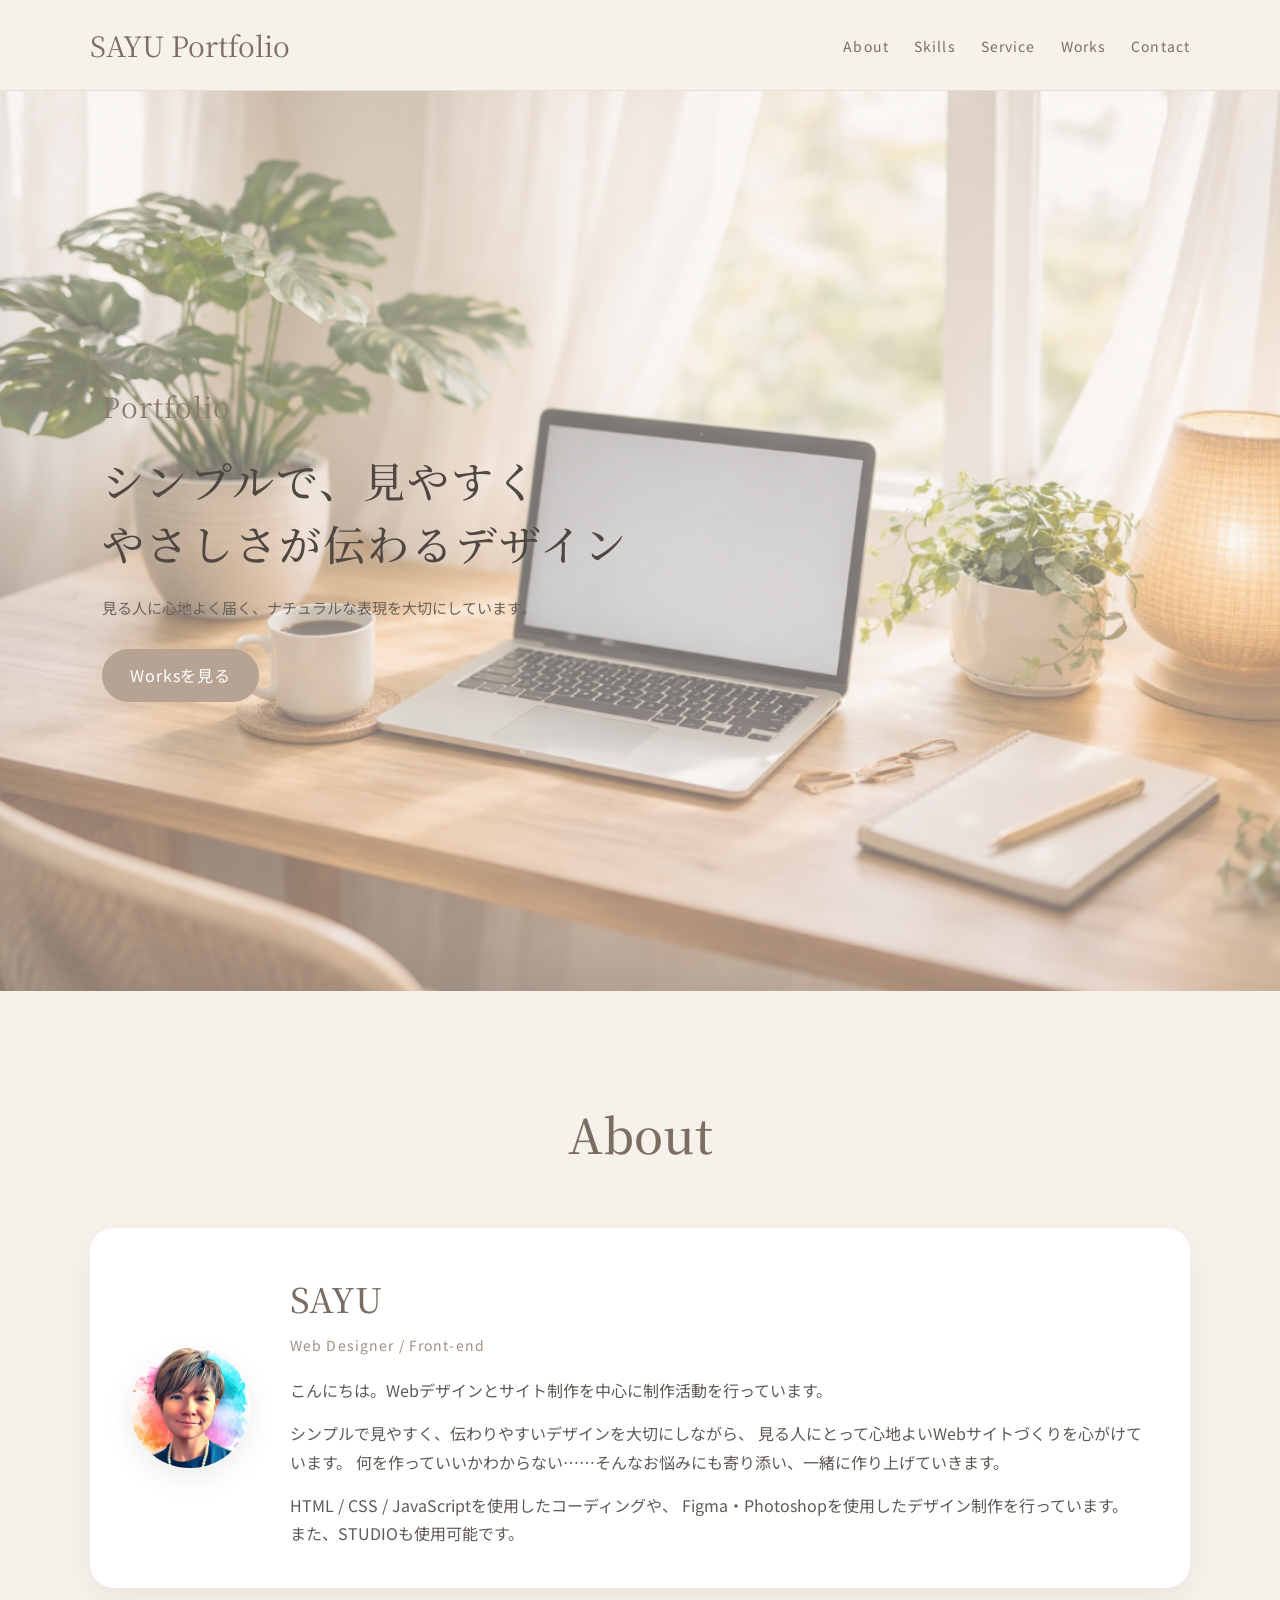
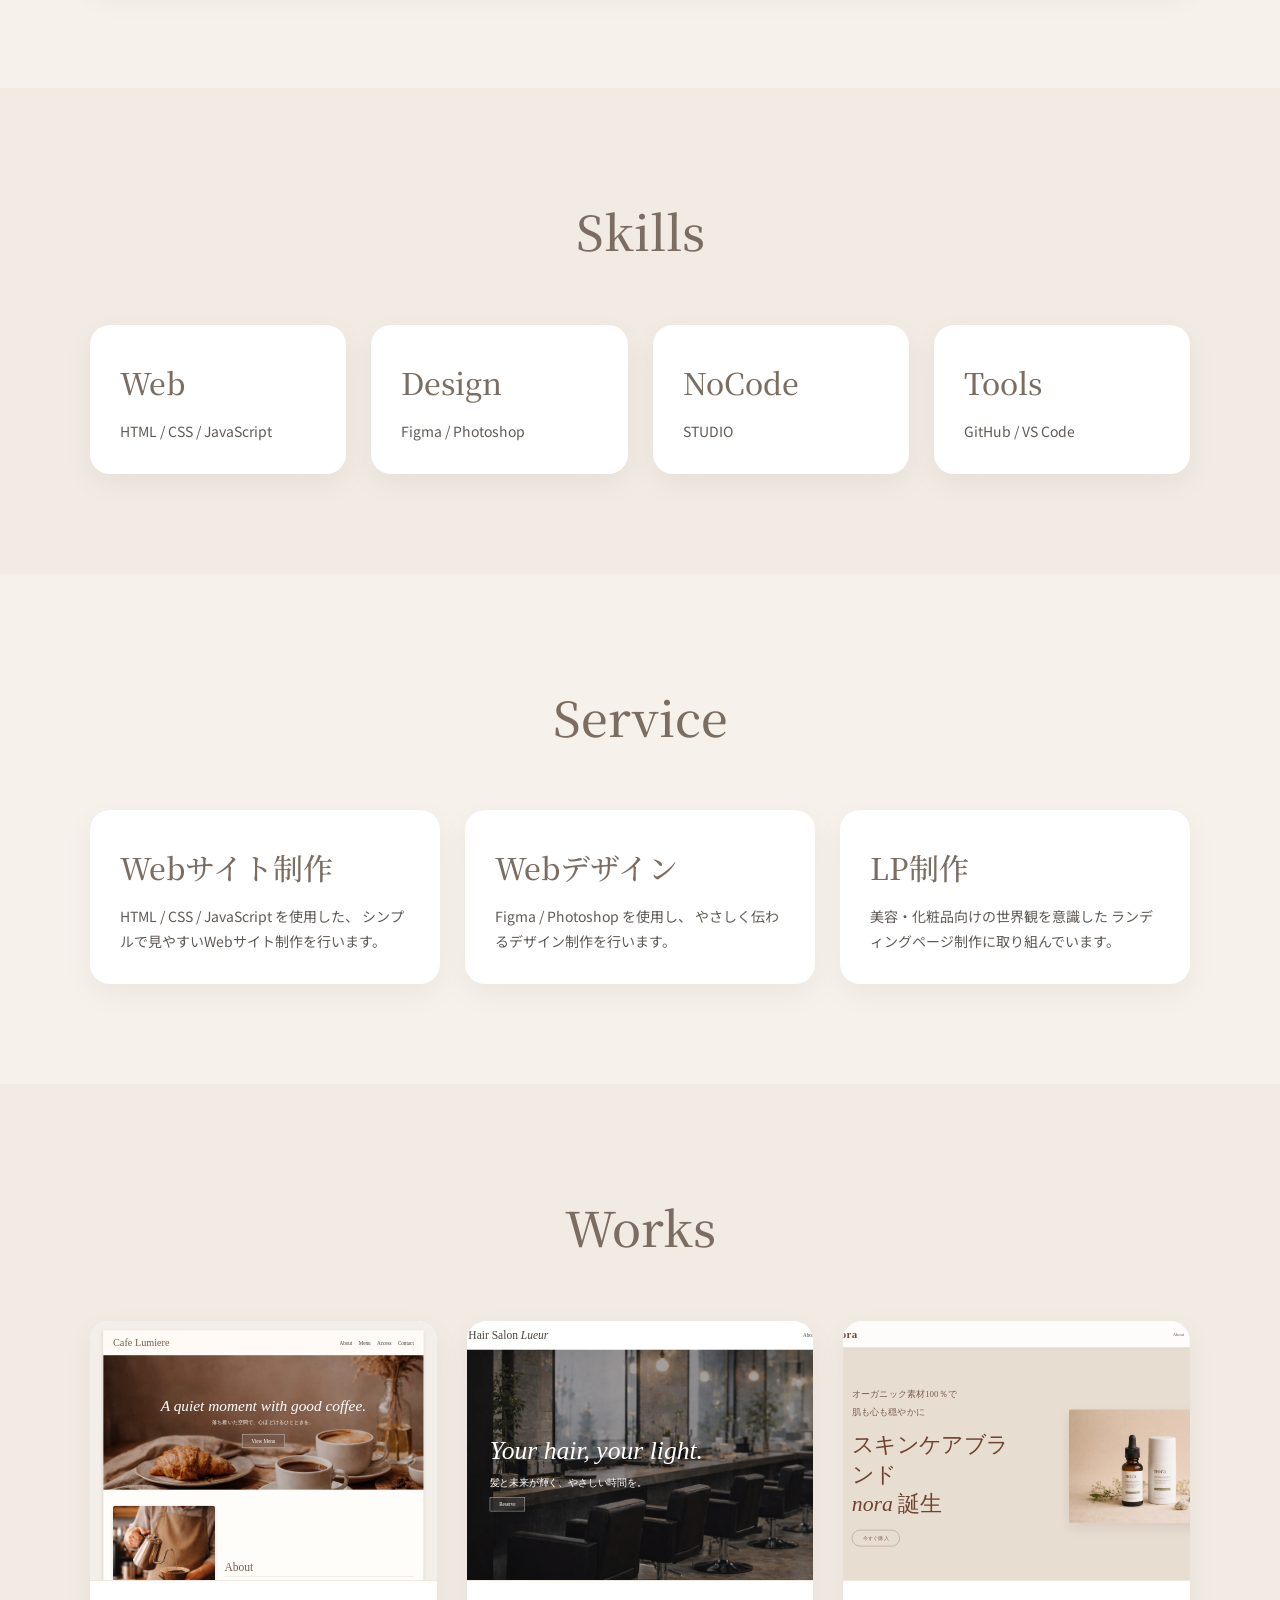
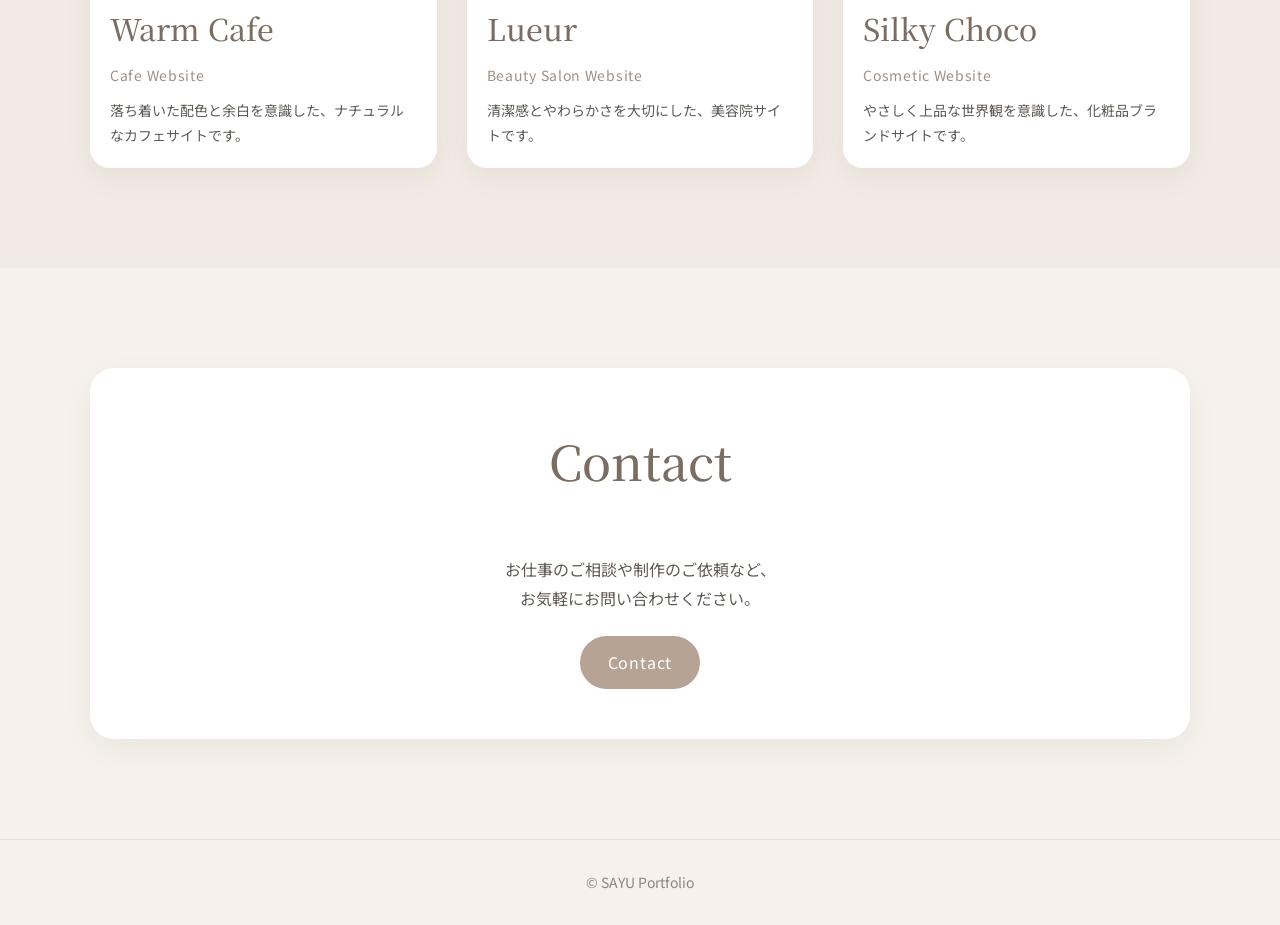
<file: index.html>
<!DOCTYPE html>
<html lang="ja">
<head>
  <meta charset="UTF-8">
  <meta name="viewport" content="width=device-width, initial-scale=1.0">
  <title>SAYU Portfolio</title>
  <meta name="description" content="Webデザインとサイト制作を中心に活動するSAYUのポートフォリオサイトです。何をつくりたいかわからないお悩みにも寄り添い、一緒に形にしていきます。">

  <link rel="preconnect" href="https://fonts.googleapis.com">
  <link rel="preconnect" href="https://fonts.gstatic.com" crossorigin>
  <link href="https://fonts.googleapis.com/css2?family=Noto+Serif+JP:wght@400;500;600&family=Noto+Sans+JP:wght@300;400;500&display=swap" rel="stylesheet">

  <link rel="stylesheet" href="style.css">
</head>
<body>

  <header class="header">
    <div class="container header-inner">
      <a href="index.html" class="logo">SAYU Portfolio</a>

      <nav>
        <ul class="nav">
          <li><a href="#about">About</a></li>
          <li><a href="#skills">Skills</a></li>
          <li><a href="#service">Service</a></li>
          <li><a href="#works">Works</a></li>
          <li><a href="#contact">Contact</a></li>
        </ul>
      </nav>
    </div>
  </header>

  <main>
    <section class="hero fade">
      <div class="container hero-inner">
        <div class="hero-copy">
          <p class="hero-label">Portfolio</p>

          <h1 class="hero-title">
            シンプルで、見やすく<br>  
            やさしさが伝わるデザイン
          </h1>

          <p class="hero-message">
            見る人に心地よく届く、ナチュラルな表現を大切にしています。
          </p>

          <a href="#works" class="button">Worksを見る</a>
        </div>
      </div>
    </section>

    <section id="about" class="section fade">
      <div class="container">
        <h2 class="section-title">About</h2>

        <div class="about-box">
          <div class="about-image">
            <img src="images/profile.jpg" alt="SAYUのプロフィール写真">
          </div>

          <div class="about-text">
            <h3 class="profile-name">SAYU</h3>
            <p class="profile-role">Web Designer / Front-end</p>

            <p>
              こんにちは。Webデザインとサイト制作を中心に制作活動を行っています。
            </p>

            <p>
              シンプルで見やすく、伝わりやすいデザインを大切にしながら、
              見る人にとって心地よいWebサイトづくりを心がけています。
              何を作っていいかわからない……そんなお悩みにも寄り添い、一緒に作り上げていきます。
            </p>

            <p>
              HTML / CSS / JavaScriptを使用したコーディングや、
              Figma・Photoshopを使用したデザイン制作を行っています。<br>
              また、STUDIOも使用可能です。
            </p>
          </div>
        </div>
      </div>
    </section>

    <section id="skills" class="section soft fade">
      <div class="container">
        <h2 class="section-title">Skills</h2>

        <div class="card-grid skills-grid">
          <div class="card">
            <h3>Web</h3>
            <p>HTML / CSS / JavaScript</p>
          </div>

          <div class="card">
            <h3>Design</h3>
            <p>Figma / Photoshop</p>
          </div>

          <div class="card">
            <h3>NoCode</h3>
            <p>STUDIO</p>
          </div>

          <div class="card">
            <h3>Tools</h3>
            <p>GitHub / VS Code</p>
          </div>
        </div>
      </div>
    </section>

    <section id="service" class="section fade">
      <div class="container">
        <h2 class="section-title">Service</h2>

        <div class="card-grid service-grid">
          <div class="card">
            <h3>Webサイト制作</h3>
            <p>
              HTML / CSS / JavaScript を使用した、
              シンプルで見やすいWebサイト制作を行います。
            </p>
          </div>

          <div class="card">
            <h3>Webデザイン</h3>
            <p>
              Figma / Photoshop を使用し、
              やさしく伝わるデザイン制作を行います。
            </p>
          </div>

          <div class="card">
            <h3>LP制作</h3>
            <p>
              美容・化粧品向けの世界観を意識した
              ランディングページ制作に取り組んでいます。
            </p>
          </div>
        </div>
      </div>
    </section>

    <section id="works" class="section soft fade">
      <div class="container">
        <h2 class="section-title">Works</h2>

        <div class="works-grid">
          <a href="cafe.html" class="work">
            <div class="work-frame">
              <iframe src="works/cafe-site/index.html" title="Warm Cafe プレビュー" loading="lazy"></iframe>
             <span class="work-overlay">view Project</span>
            </div>
            <div class="work-body">
              <h3>Warm Cafe</h3>
              <p class="work-category">Cafe Website</p>
              <p class="work-description">
                落ち着いた配色と余白を意識した、ナチュラルなカフェサイトです。
              </p>
            </div>
          </a>

          <a href="beauty.html" class="work work-beauty">
            <div class="work-frame">
              <iframe src="works/beauty-site/index.html" title="Lueur プレビュー" loading="lazy"></iframe>
              <span class="work-overlay">view Project</span>
            </div>
            <div class="work-body">
              <h3>Lueur</h3>
              <p class="work-category">Beauty Salon Website</p>
              <p class="work-description">
                清潔感とやわらかさを大切にした、美容院サイトです。
              </p>
            </div>
          </a>

          <a href="cosmetic.html" class="work work-cosmetic">
            <div class="work-frame">
              <iframe src="works/cosmetic-site/index.html" title="Silky Choco プレビュー" loading="lazy"></iframe>
             <span class="work-overlay">view Project</span>
            </div>
            <div class="work-body">
              <h3>Silky Choco</h3>
              <p class="work-category">Cosmetic Website</p>
              <p class="work-description">
                やさしく上品な世界観を意識した、化粧品ブランドサイトです。
              </p>
            </div>
          </a>
        </div>
      </div>
    </section>

    <section id="contact" class="section fade">
      <div class="container">
        <div class="contact">
          <h2 class="section-title">Contact</h2>

          <p>
            お仕事のご相談や制作のご依頼など、<br>
            お気軽にお問い合わせください。
          </p>

          <a href="mailto:uminokofellows@gmail.com" class="button">Contact</a>
        </div>
      </div>
    </section>
  </main>

  <footer class="footer">
    <div class="container">
      <p>© SAYU Portfolio</p>
    </div>
  </footer>

  <script src="script.js"></script>
</body>
</html>
</file>
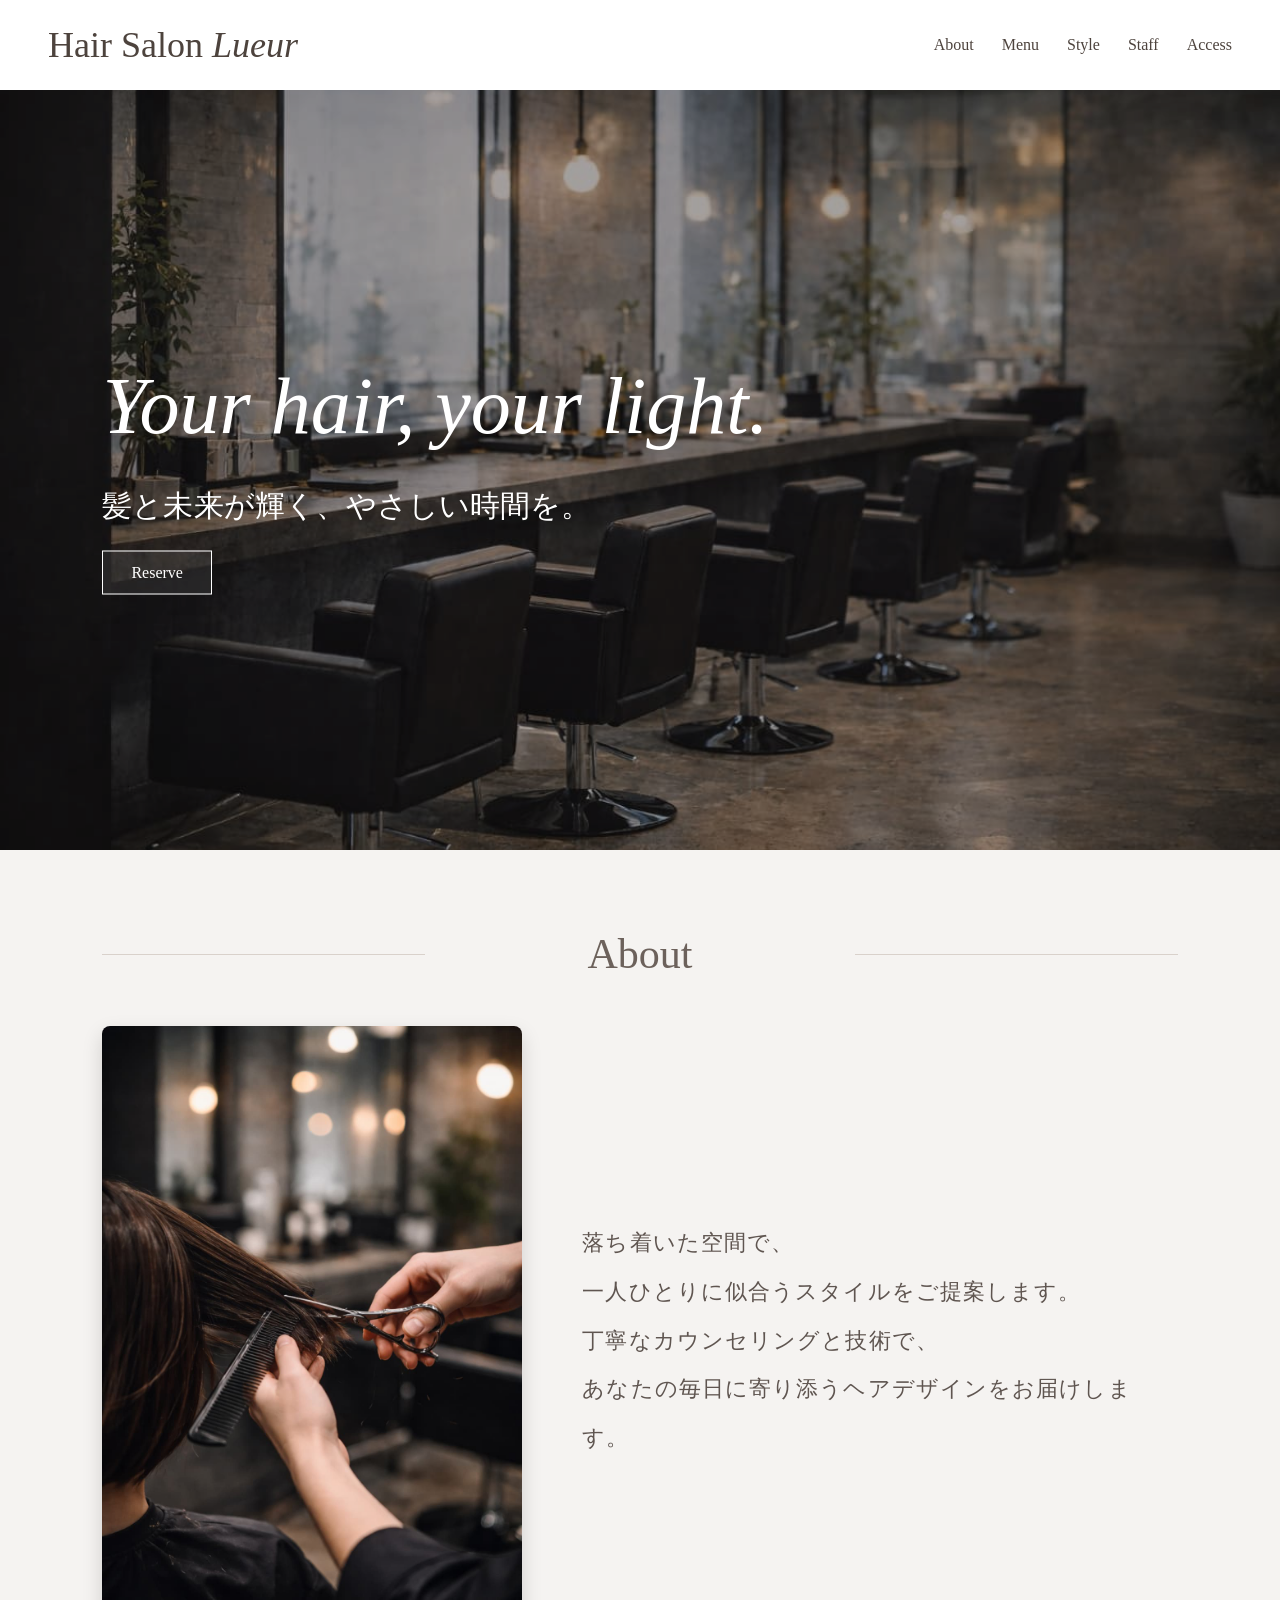
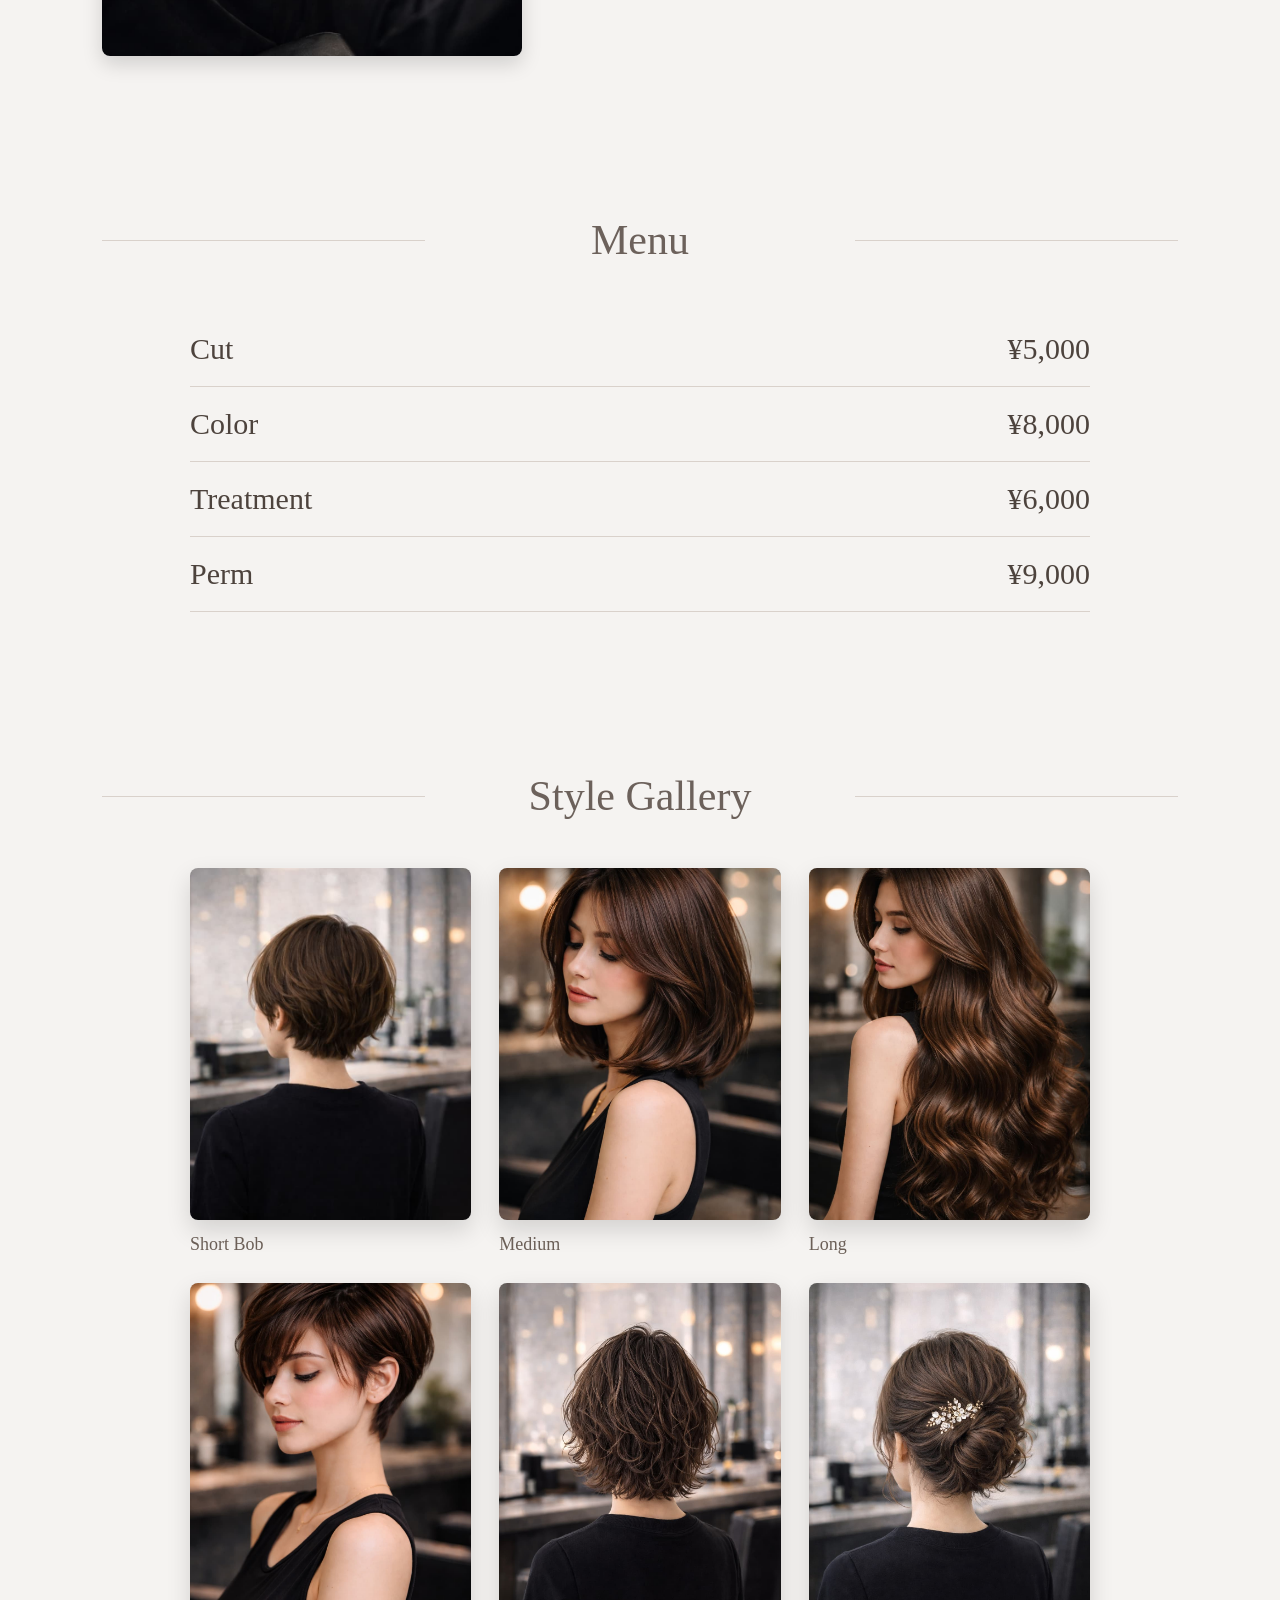
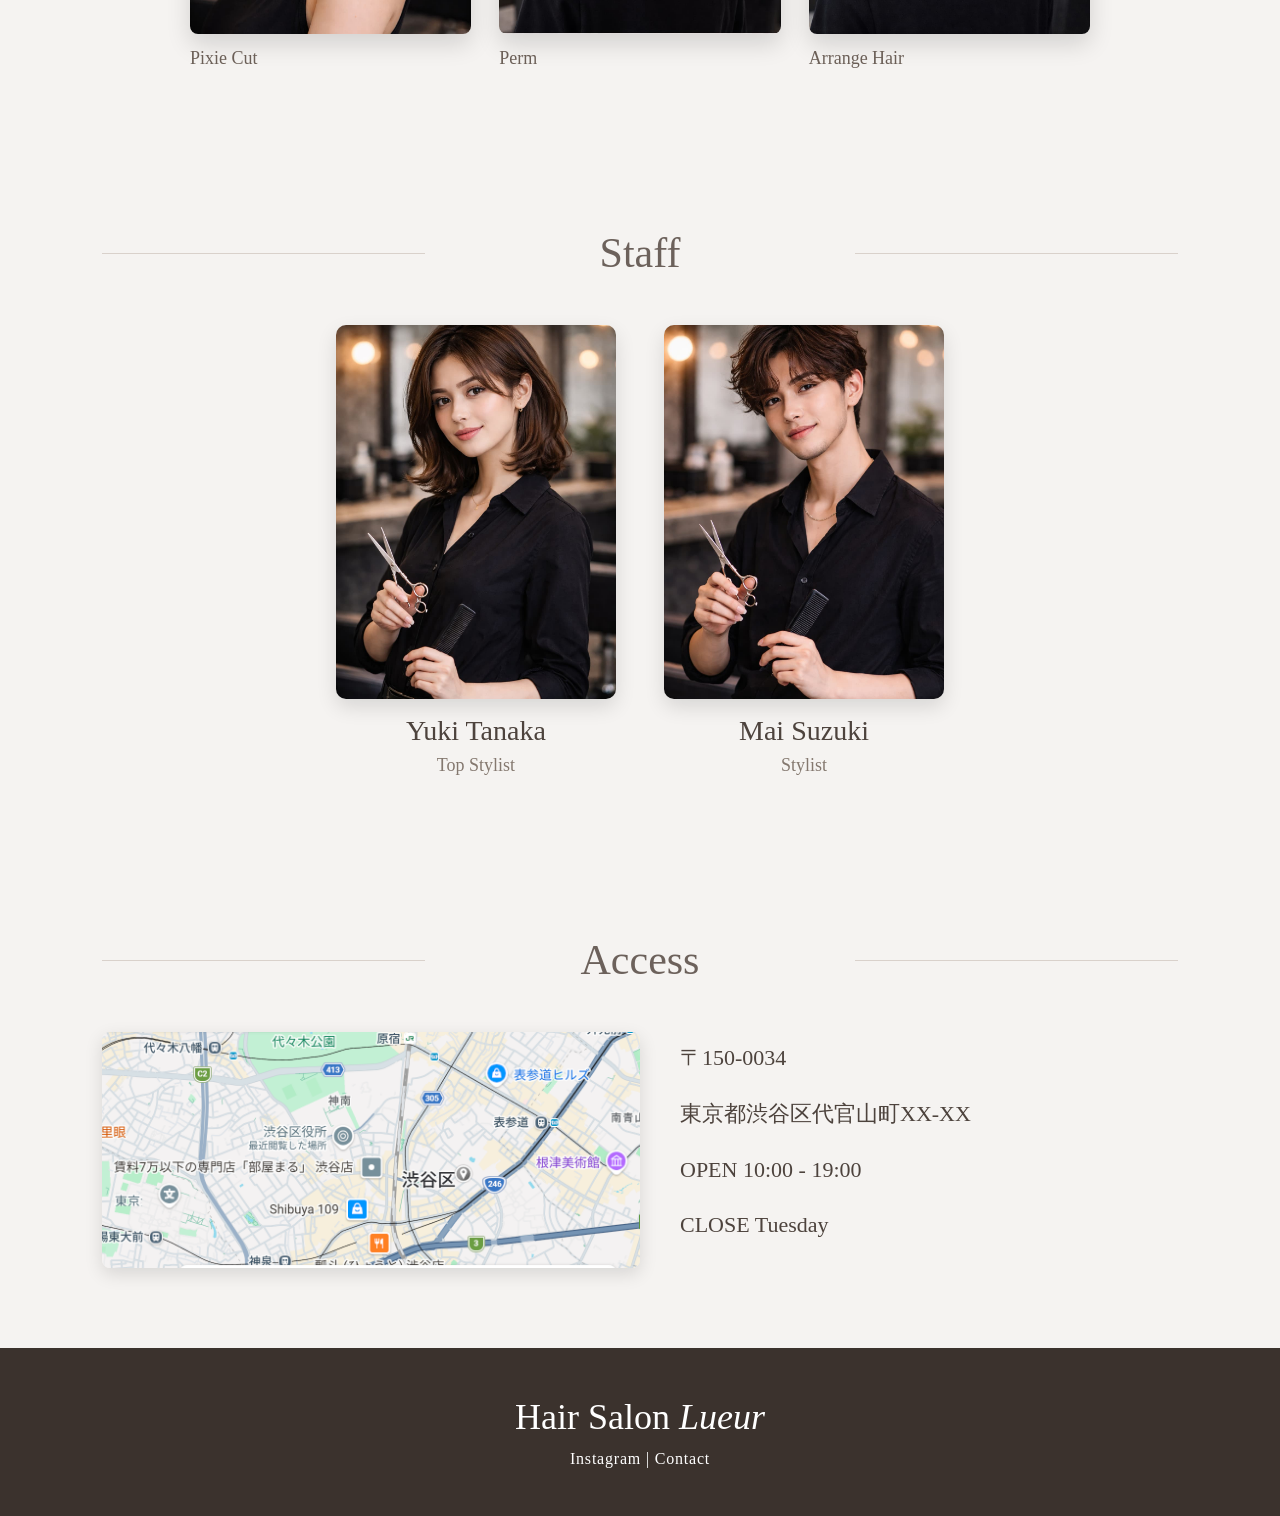
<file: works/beauty-site/index.html>
<!DOCTYPE html>
<html lang="ja">
<head>
  <meta charset="UTF-8">
  <meta name="viewport" content="width=device-width, initial-scale=1.0">
  <title>Hair Salon Lueur</title>
  <link rel="stylesheet" href="style.css">
</head>
<body>

  <header>
    <h1>Hair Salon <span>Lueur</span></h1>

    <nav>
      <ul>
        <li><a href="#about">About</a></li>
        <li><a href="#menu">Menu</a></li>
        <li><a href="#style">Style</a></li>
        <li><a href="#staff">Staff</a></li>
        <li><a href="#access">Access</a></li>
      </ul>
    </nav>
  </header>

  <section class="hero">
    <div class="hero-text">
      <h2>Your hair, your light.</h2>
      <p>髪と未来が輝く、やさしい時間を。</p>
      <a href="#menu" class="btn">Reserve</a>
    </div>
  </section>

  <section class="about" id="about">
    <h2 class="section-title">About</h2>

    <div class="about-box">
      <img src="images/about.png" alt="カットシーン">

      <div class="about-text">
        <p>
          落ち着いた空間で、<br>
          一人ひとりに似合うスタイルをご提案します。<br>
          丁寧なカウンセリングと技術で、<br>
          あなたの毎日に寄り添うヘアデザインをお届けします。
        </p>
      </div>
    </div>
  </section>

  <section class="menu" id="menu">
    <h2 class="section-title">Menu</h2>

    <div class="menu-list">
      <div class="menu-item">
        <span>Cut</span>
        <span>¥5,000</span>
      </div>
      <div class="menu-item">
        <span>Color</span>
        <span>¥8,000</span>
      </div>
      <div class="menu-item">
        <span>Treatment</span>
        <span>¥6,000</span>
      </div>
      <div class="menu-item">
        <span>Perm</span>
        <span>¥9,000</span>
      </div>
    </div>
  </section>

  <section class="style-gallery-section" id="style">
    <h2 class="section-title">Style Gallery</h2>

    <div class="style-grid">
      <div class="style-card">
        <img src="images/bob.png" alt="Short Bob">
        <p>Short Bob</p>
      </div>

      <div class="style-card">
        <img src="images/medium.png" alt="Medium">
        <p>Medium</p>
      </div>

      <div class="style-card">
        <img src="images/long.png" alt="Long">
        <p>Long</p>
      </div>

      <div class="style-card">
        <img src="images/pixie.png" alt="Pixie Cut">
        <p>Pixie Cut</p>
      </div>

      <div class="style-card">
        <img src="images/perm.png" alt="Perm">
        <p>Perm</p>
      </div>

      <div class="style-card">
        <img src="images/arrange.png" alt="Arrange Hair">
        <p>Arrange Hair</p>
      </div>
    </div>
  </section>

  <section class="staff-section" id="staff">
    <h2 class="section-title">Staff</h2>

    <div class="staff-grid">
      <div class="staff-card">
        <img src="images/staff1.png" alt="Yuki Tanaka">
        <h3>Yuki Tanaka</h3>
        <p>Top Stylist</p>
      </div>

      <div class="staff-card">
        <img src="images/staff2.png" alt="Mai Suzuki">
        <h3>Mai Suzuki</h3>
        <p>Stylist</p>
      </div>
    </div>
  </section>

  <section class="access-section" id="access">
    <h2 class="section-title">Access</h2>

    <div class="access-box">
      <img src="images/map.png" alt="アクセスマップ">

      <div class="access-text">
        <p>〒150-0034</p>
        <p>東京都渋谷区代官山町XX-XX</p>
        <p>OPEN 10:00 - 19:00</p>
        <p>CLOSE Tuesday</p>
      </div>
    </div>
  </section>

  <footer>
    <h2>Hair Salon <span>Lueur</span></h2>
    <p>Instagram | Contact</p>
  </footer>

</body>
</html>
</file>
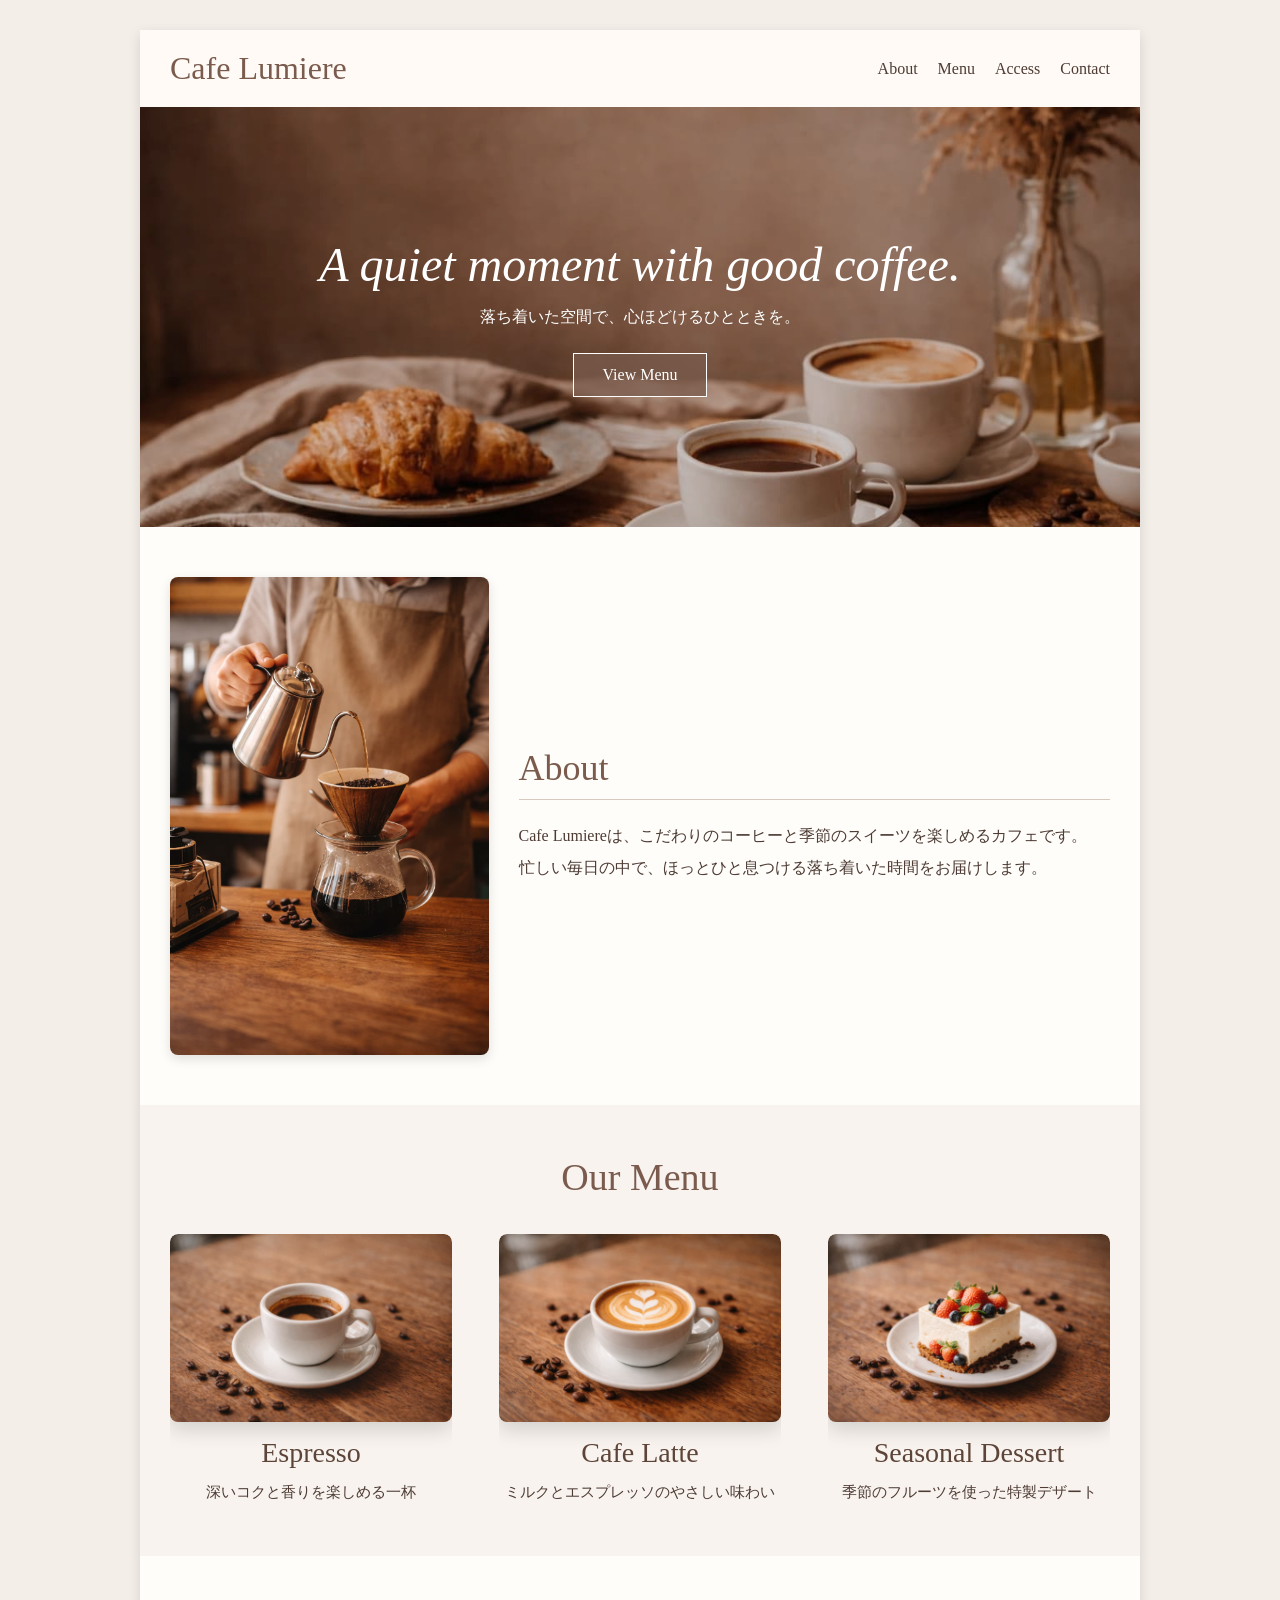
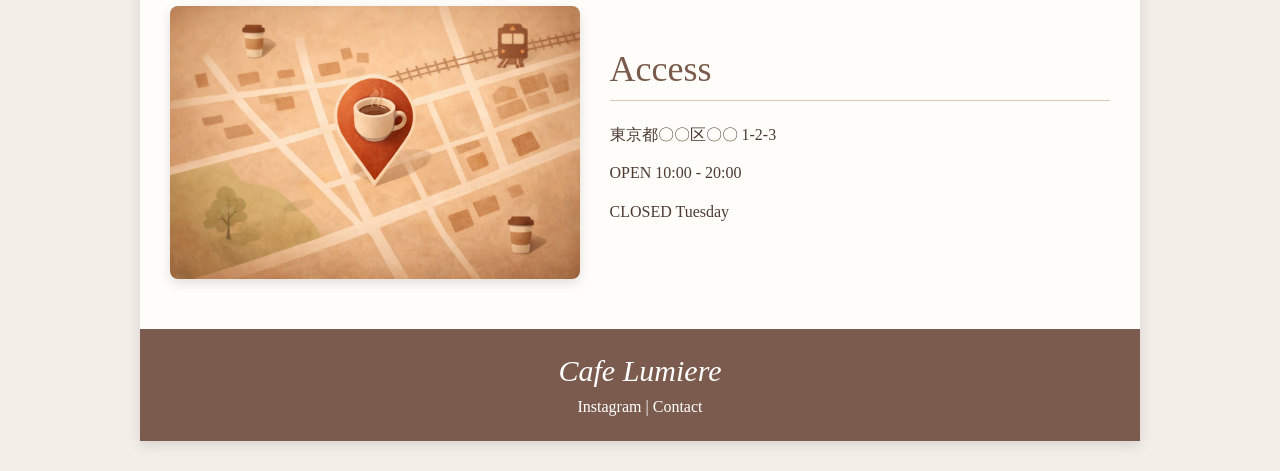
<file: works/cafe-site/index.html>
<!DOCTYPE html>
<html lang="ja">
<head>
  <meta charset="UTF-8">
  <meta name="viewport" content="width=device-width, initial-scale=1.0">
  <title>Cafe Lumiere</title>
  <link rel="stylesheet" href="style.css">
</head>
<body>

  <div class="container">

    <div class="header">
      <h1>Cafe Lumiere</h1>
      <ul class="nav">
        <li><a href="#about">About</a></li>
        <li><a href="#menu">Menu</a></li>
        <li><a href="#access">Access</a></li>
        <li><a href="#contact">Contact</a></li>
      </ul>
    </div>

    <div class="mainvisual">
      <div class="main-text">
        <h2>A quiet moment with good coffee.</h2>
        <p>落ち着いた空間で、心ほどけるひとときを。</p>
        <a href="#menu" class="btn">View Menu</a>
      </div>
    </div>

    <div class="about" id="about">
      <div class="about-image">
        <img src="images/about.png" alt="コーヒーを淹れる様子">
      </div>
      <div class="about-text">
        <h2>About</h2>
        <p>
          Cafe Lumiereは、こだわりのコーヒーと季節のスイーツを楽しめるカフェです。<br>
          忙しい毎日の中で、ほっとひと息つける落ち着いた時間をお届けします。
        </p>
      </div>
    </div>

    <div class="menu" id="menu">
      <h2>Our Menu</h2>

      <div class="menu-list">
        <div class="item">
          <img src="images/espresso.png" alt="エスプレッソ">
          <h3>Espresso</h3>
          <p>深いコクと香りを楽しめる一杯</p>
        </div>

        <div class="item">
          <img src="images/latte.png" alt="カフェラテ">
          <h3>Cafe Latte</h3>
          <p>ミルクとエスプレッソのやさしい味わい</p>
        </div>

        <div class="item">
          <img src="images/dessert.png" alt="デザート">
          <h3>Seasonal Dessert</h3>
          <p>季節のフルーツを使った特製デザート</p>
        </div>
      </div>
    </div>

    <div class="access" id="access">
      <div class="access-image">
        <img src="images/map.png" alt="アクセスマップ">
      </div>
      <div class="access-text">
        <h2>Access</h2>
        <p>東京都〇〇区〇〇 1-2-3</p>
        <p>OPEN 10:00 - 20:00</p>
        <p>CLOSED Tuesday</p>
      </div>
    </div>

    <div class="footer" id="contact">
      <p class="footer-logo">Cafe Lumiere</p>
      <p class="footer-link">
        <a href="#">Instagram</a> |
        <a href="#">Contact</a>
      </p>
    </div>

  </div>

</body>
</html>
</file>
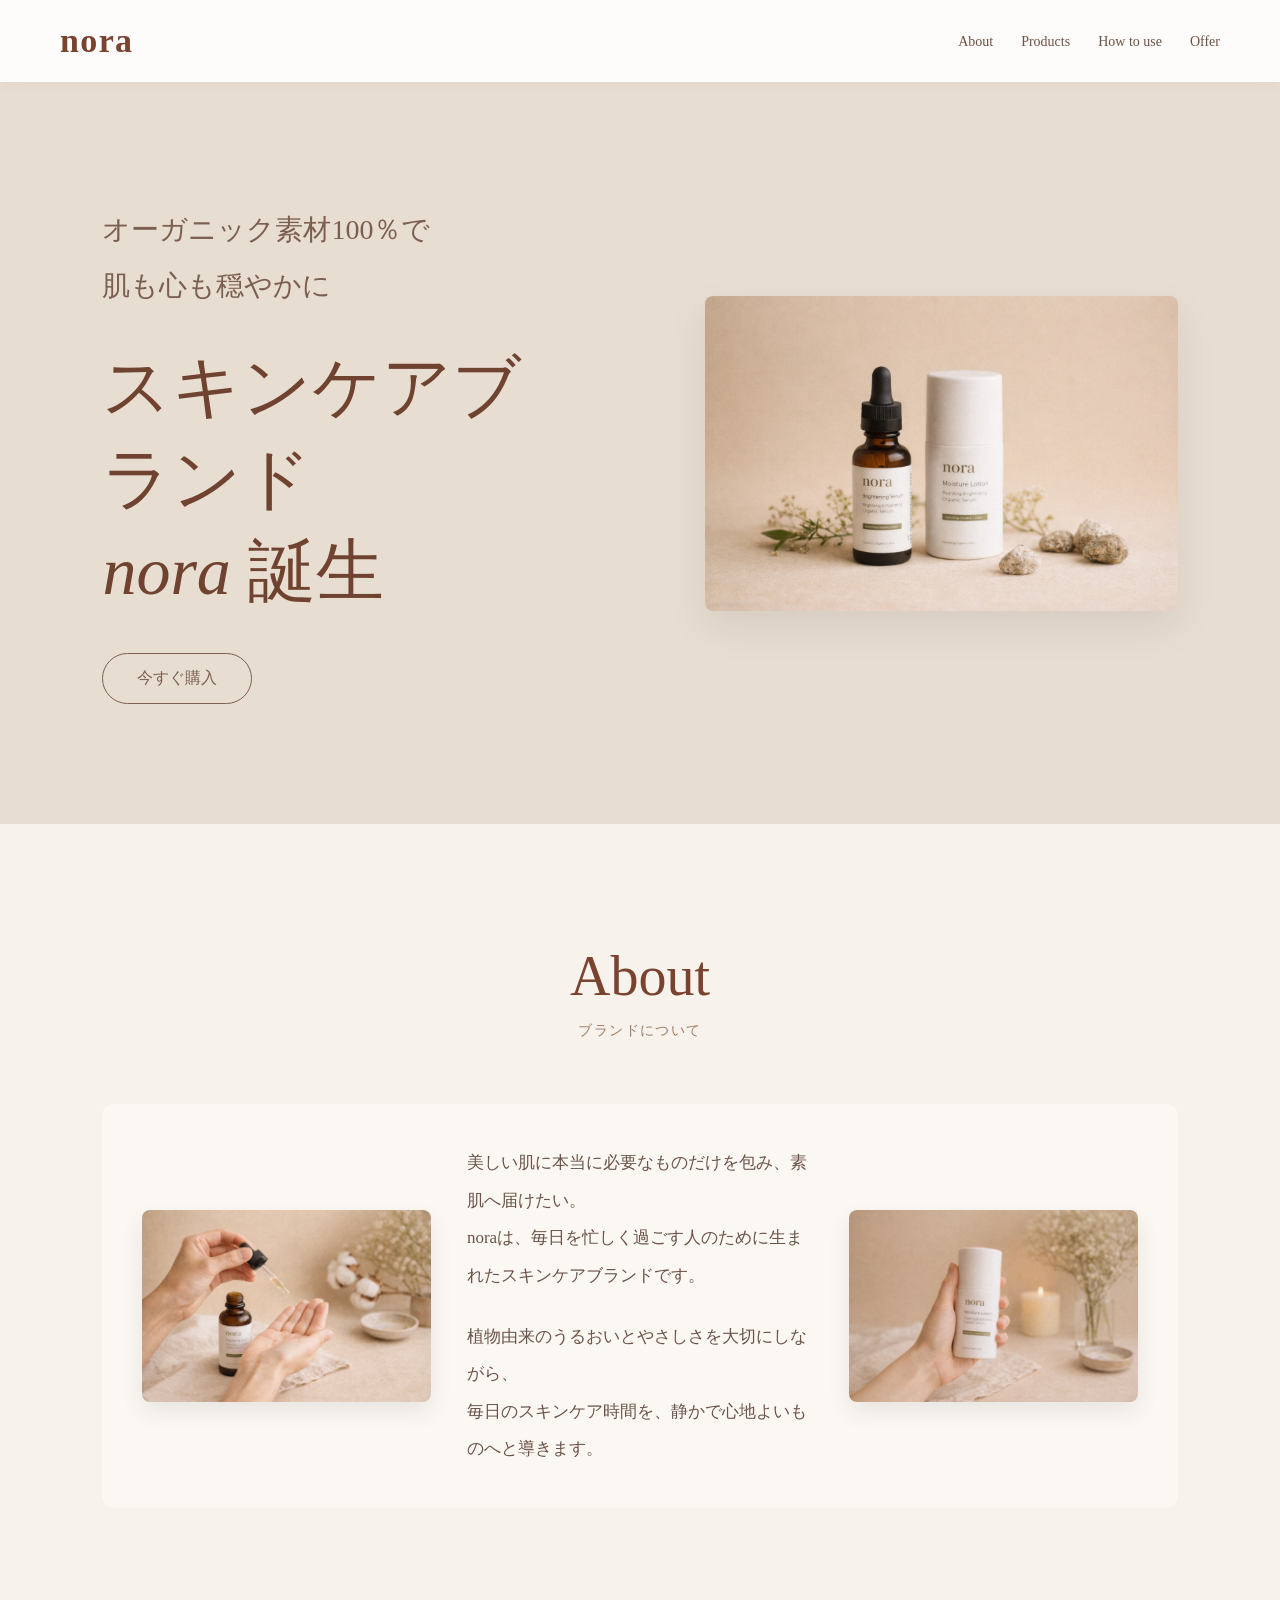
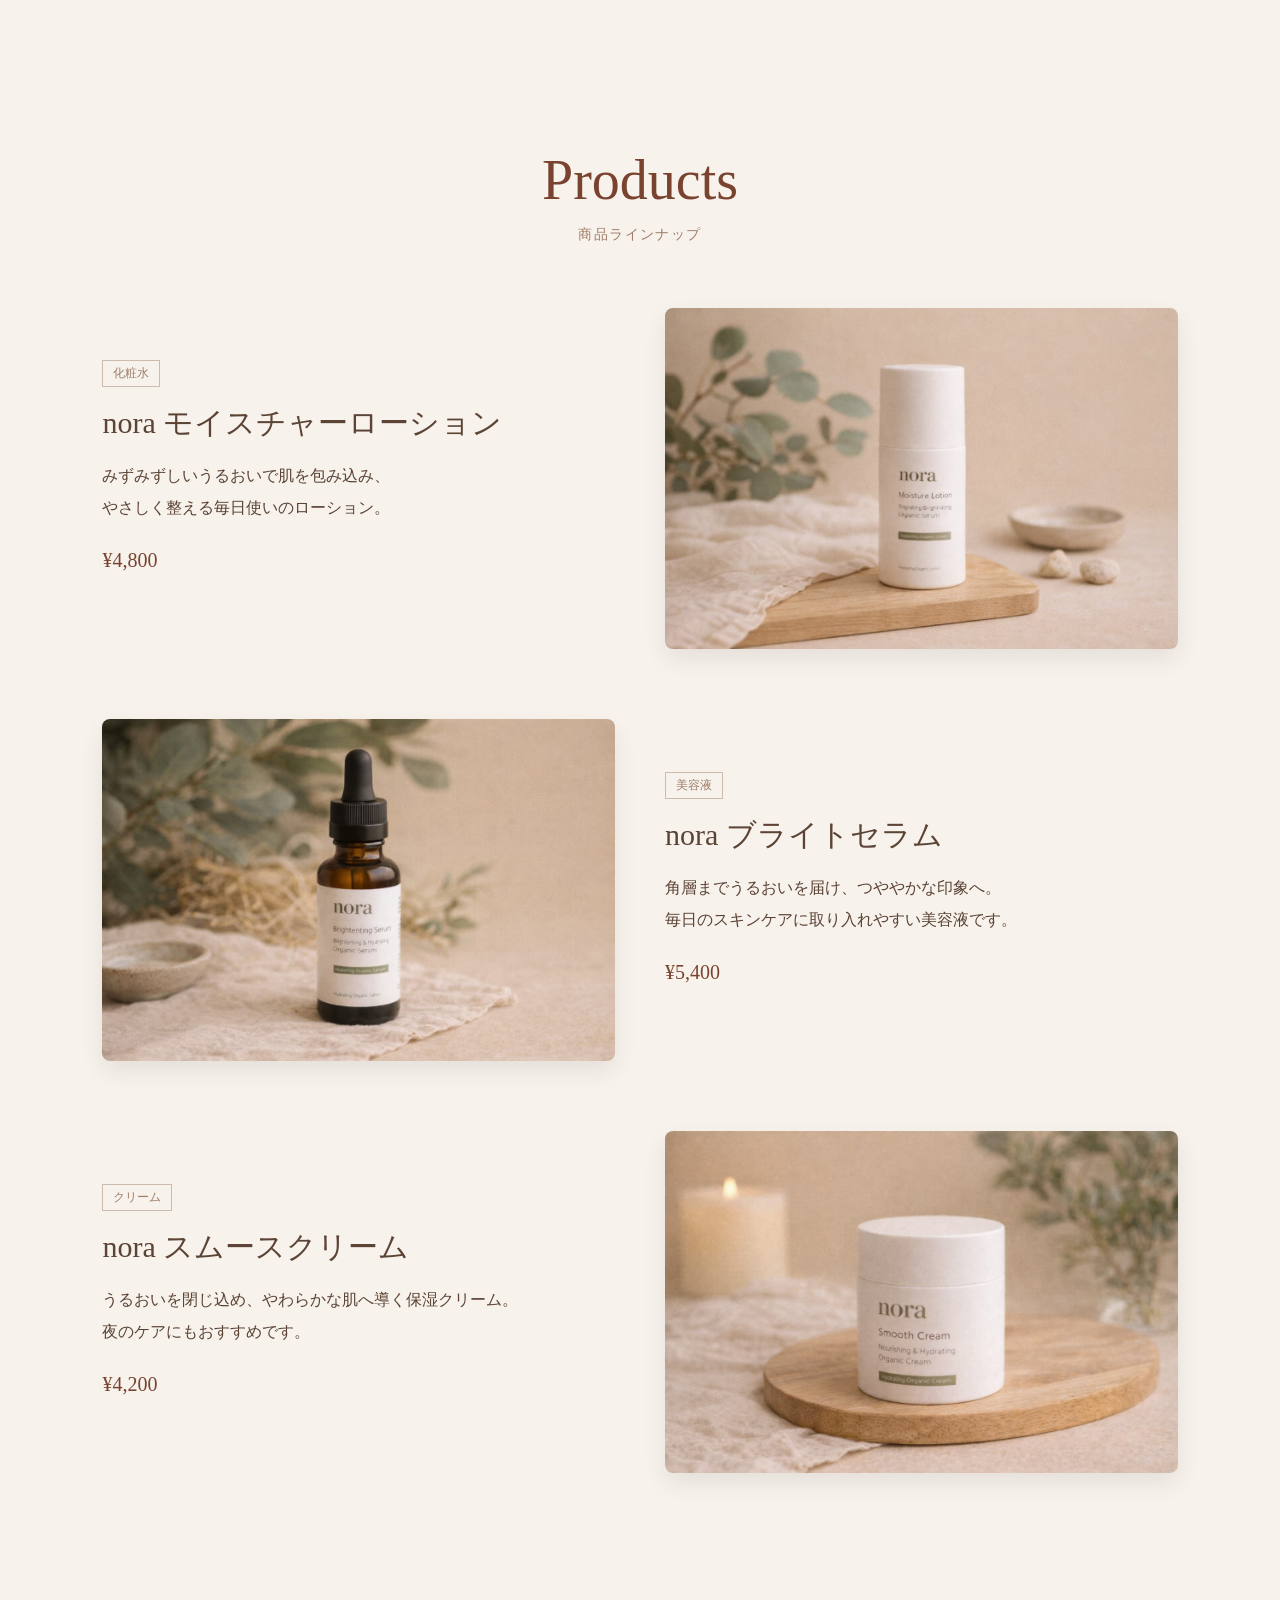
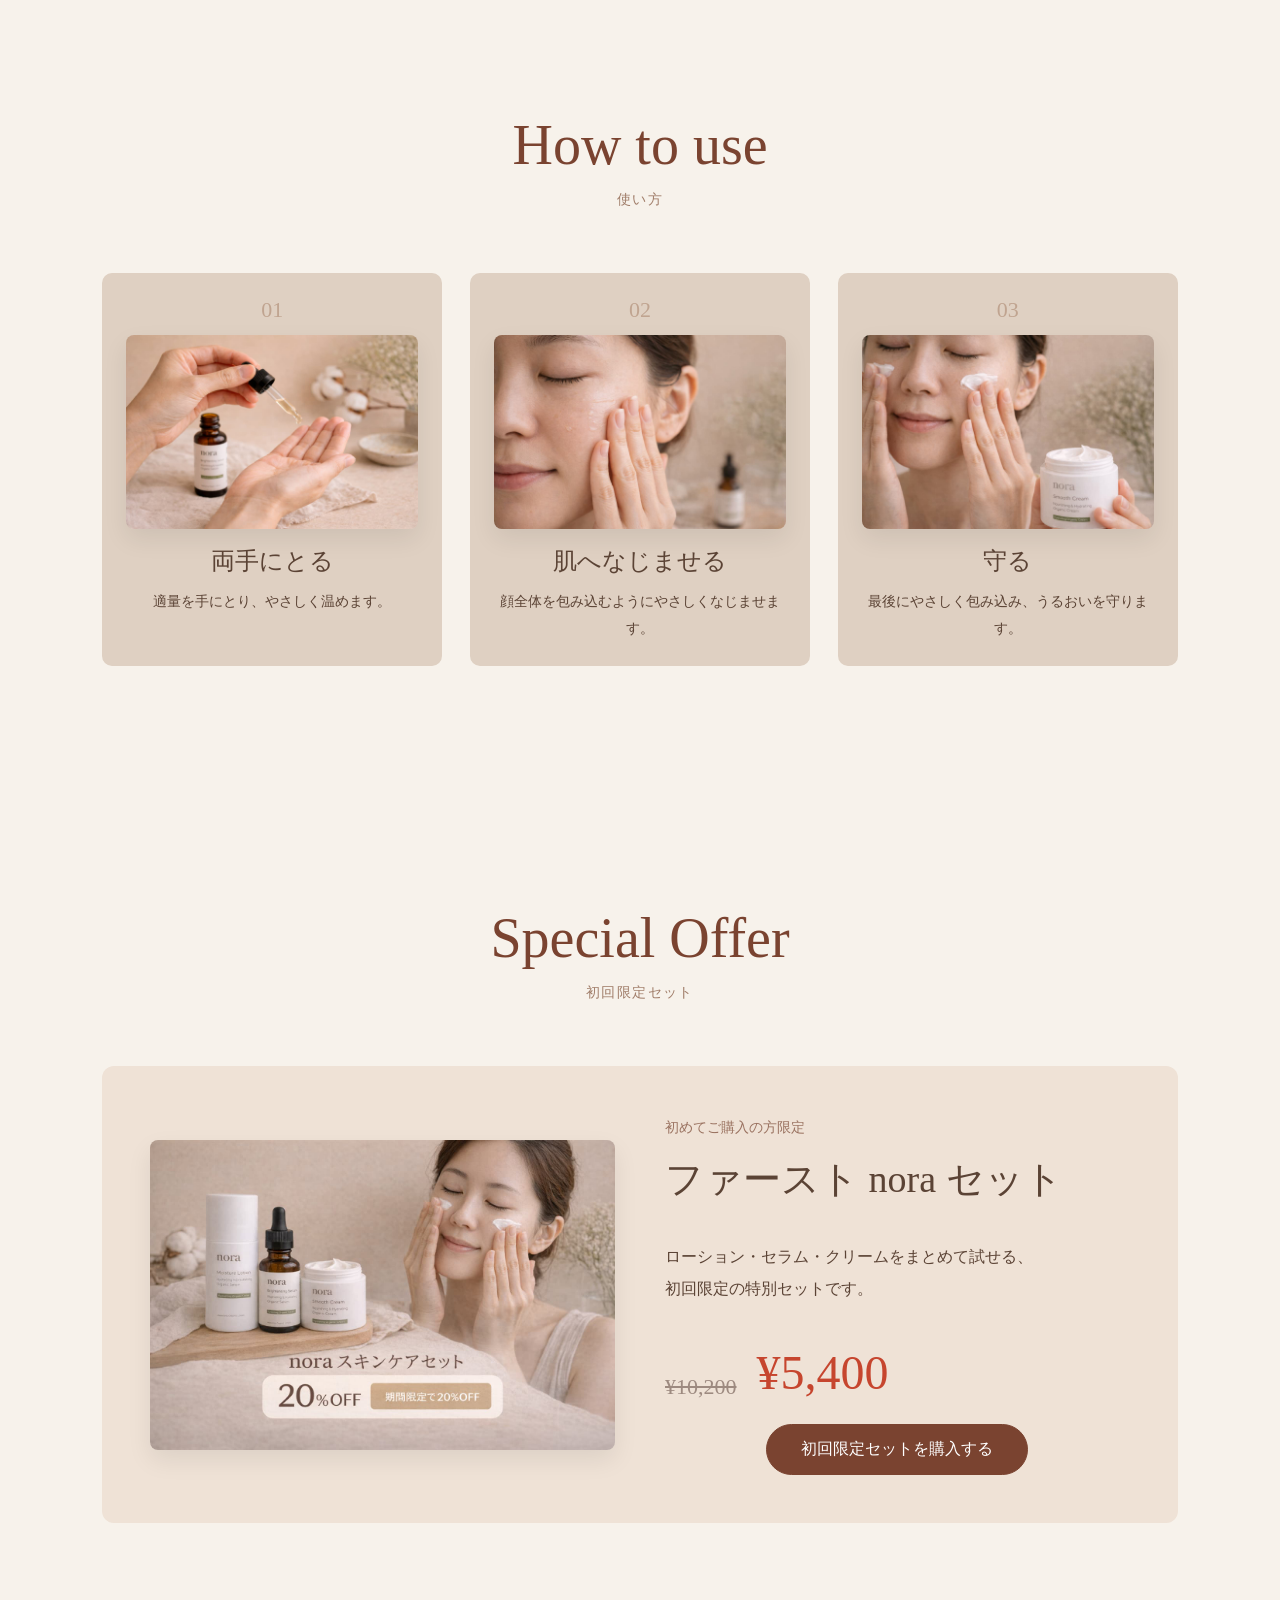
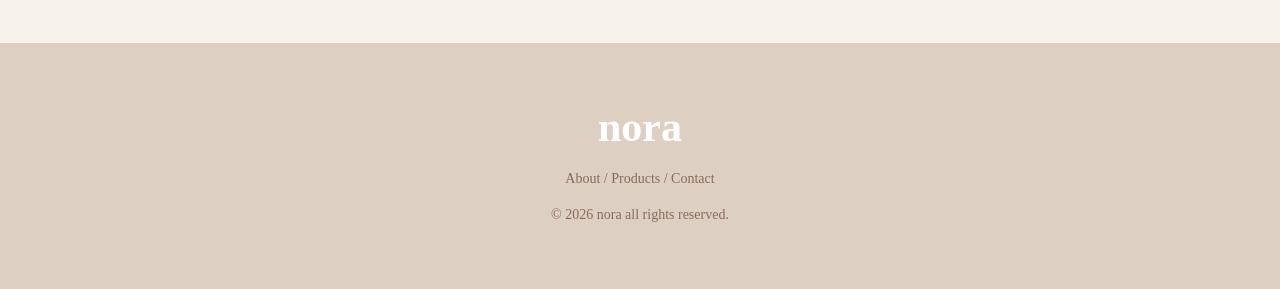
<file: works/cosmetic-site/index.html>
<!DOCTYPE html>
<html lang="ja">
<head>
  <meta charset="UTF-8">
  <meta name="viewport" content="width=device-width, initial-scale=1.0">
  <title>nora Skincare LP</title>
  <link rel="stylesheet" href="style.css">
</head>
<body>

  <header class="header">
    <h1 class="logo">nora</h1>

    <nav class="nav">
      <ul>
        <li><a href="#about">About</a></li>
        <li><a href="#products">Products</a></li>
        <li><a href="#howto">How to use</a></li>
        <li><a href="#offer">Offer</a></li>
      </ul>
    </nav>
  </header>

  <section class="hero">
    <div class="hero-inner">
      <div class="hero-text">
        <p class="hero-copy">
          オーガニック素材100％で<br>
          肌も心も穏やかに
        </p>

        <h2>
          スキンケアブランド<br>
          <span>nora</span> 誕生
        </h2>

        <a href="#offer" class="btn">今すぐ購入</a>
      </div>

      <div class="hero-image">
        <img src="images/hero.jpg" alt="noraのメイン商品">
      </div>
    </div>
  </section>

  <section class="about section" id="about">
    <h2 class="section-title">About</h2>
    <p class="section-sub">ブランドについて</p>

    <div class="about-grid">
      <div class="about-image">
        <img src="images/about1.png" alt="美容液イメージ">
      </div>

      <div class="about-text">
        <p>
          美しい肌に本当に必要なものだけを包み、素肌へ届けたい。<br>
          noraは、毎日を忙しく過ごす人のために生まれたスキンケアブランドです。
        </p>
        <p>
          植物由来のうるおいとやさしさを大切にしながら、<br>
          毎日のスキンケア時間を、静かで心地よいものへと導きます。
        </p>
      </div>

      <div class="about-image">
        <img src="images/about2.png" alt="ローションイメージ">
      </div>
    </div>
  </section>

  <section class="products section" id="products">
    <h2 class="section-title">Products</h2>
    <p class="section-sub">商品ラインナップ</p>

    <div class="products-list">

      <div class="product-item">
        <div class="product-text">
          <span class="tag">化粧水</span>
          <h3>nora モイスチャーローション</h3>
          <p>
            みずみずしいうるおいで肌を包み込み、<br>
            やさしく整える毎日使いのローション。
          </p>
          <p class="price">¥4,800</p>
        </div>

        <div class="product-image">
          <img src="images/product1.png" alt="モイスチャーローション">
        </div>
      </div>

      <div class="product-item reverse">
        <div class="product-text">
          <span class="tag">美容液</span>
          <h3>nora ブライトセラム</h3>
          <p>
            角層までうるおいを届け、つややかな印象へ。<br>
            毎日のスキンケアに取り入れやすい美容液です。
          </p>
          <p class="price">¥5,400</p>
        </div>

        <div class="product-image">
          <img src="images/product2.png" alt="ブライトセラム">
        </div>
      </div>

      <div class="product-item">
        <div class="product-text">
          <span class="tag">クリーム</span>
          <h3>nora スムースクリーム</h3>
          <p>
            うるおいを閉じ込め、やわらかな肌へ導く保湿クリーム。<br>
            夜のケアにもおすすめです。
          </p>
          <p class="price">¥4,200</p>
        </div>

        <div class="product-image">
          <img src="images/product3.png" alt="スムースクリーム">
        </div>
      </div>

    </div>
  </section>

  <section class="howto section" id="howto">
    <h2 class="section-title">How to use</h2>
    <p class="section-sub">使い方</p>

    <div class="step-grid">
      <div class="step-card">
        <span class="step-number">01</span>
        <img src="images/step1.png" alt="両手にとる">
        <h3>両手にとる</h3>
        <p>適量を手にとり、やさしく温めます。</p>
      </div>

      <div class="step-card">
        <span class="step-number">02</span>
        <img src="images/step2.png" alt="肌へなじませる">
        <h3>肌へなじませる</h3>
        <p>顔全体を包み込むようにやさしくなじませます。</p>
      </div>

      <div class="step-card">
        <span class="step-number">03</span>
        <img src="images/step3.png" alt="守る">
        <h3>守る</h3>
        <p>最後にやさしく包み込み、うるおいを守ります。</p>
      </div>
    </div>
  </section>

  <section class="offer section" id="offer">
    <h2 class="section-title">Special Offer</h2>
    <p class="section-sub">初回限定セット</p>

    <div class="offer-box">
      <div class="offer-image">
        <img src="images/offer.png" alt="初回限定セット">
      </div>

      <div class="offer-text">
        <p class="offer-label">初めてご購入の方限定</p>
        <h3>ファースト nora セット</h3>
        <p>
          ローション・セラム・クリームをまとめて試せる、<br>
          初回限定の特別セットです。
        </p>

        <div class="offer-price">
          <span class="old-price">¥10,200</span>
          <span class="new-price">¥5,400</span>
        </div>

        <a href="#" class="btn dark-btn">初回限定セットを購入する</a>
      </div>
    </div>
  </section>

  <footer class="footer">
    <h2 class="footer-logo">nora</h2>
    <p class="footer-nav">About / Products / Contact</p>
    <p class="copyright">© 2026 nora all rights reserved.</p>
  </footer>

</body>
</html>
</file>
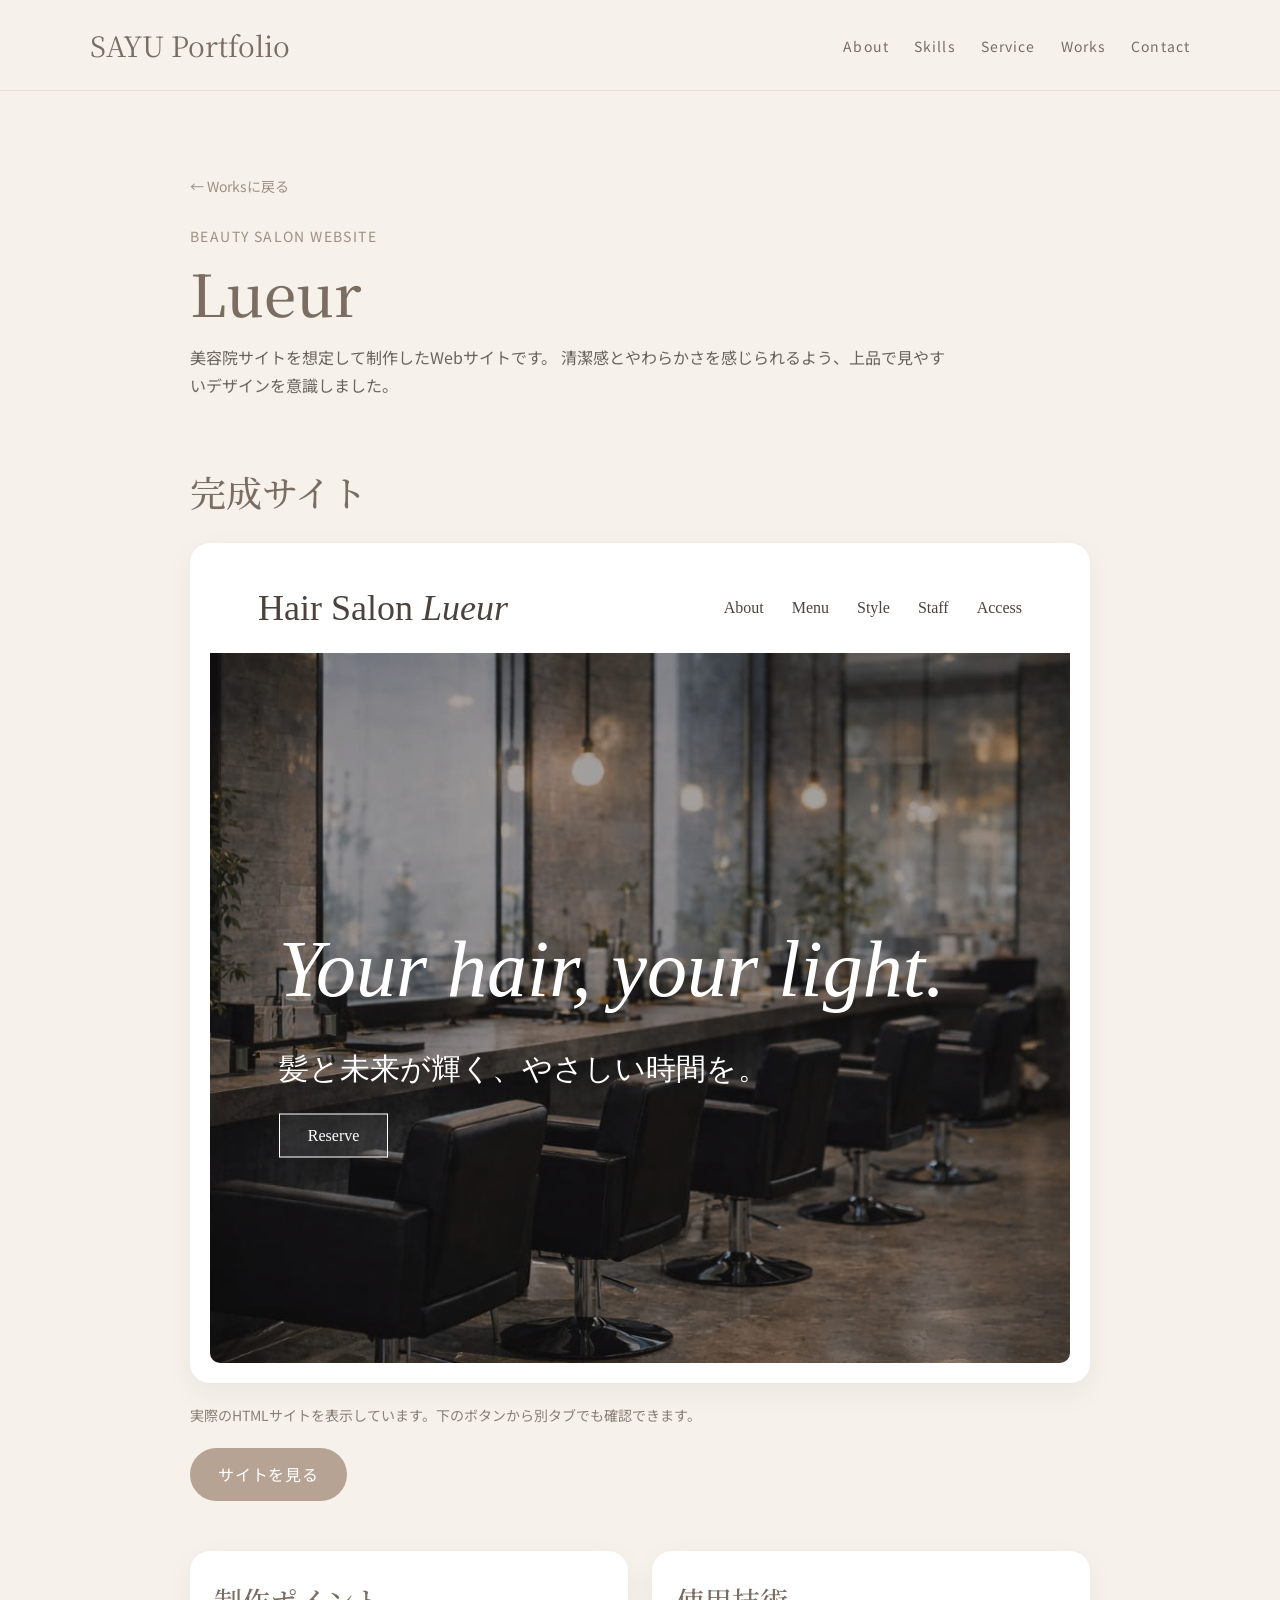
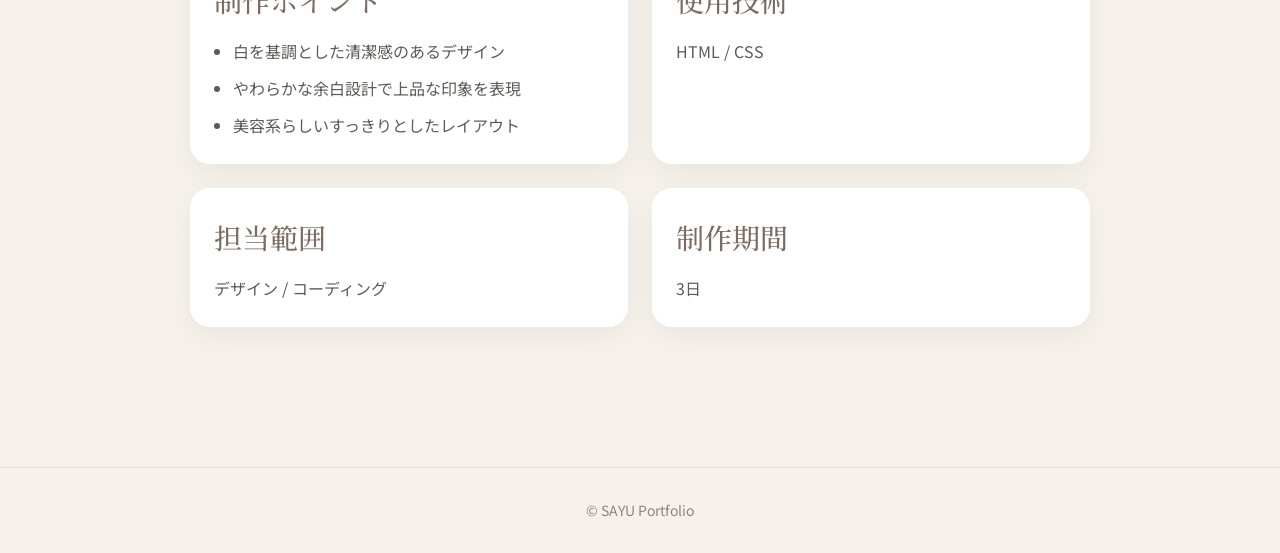
<file: beauty.html>
<!DOCTYPE html>
<html lang="ja">
<head>
  <meta charset="UTF-8">
  <meta name="viewport" content="width=device-width, initial-scale=1.0">
  <title>Lueur | SAYU Portfolio</title>

  <link rel="preconnect" href="https://fonts.googleapis.com">
  <link rel="preconnect" href="https://fonts.gstatic.com" crossorigin>
  <link href="https://fonts.googleapis.com/css2?family=Noto+Serif+JP:wght@400;500;600&family=Noto+Sans+JP:wght@300;400;500&display=swap" rel="stylesheet">

  <link rel="stylesheet" href="style.css">
</head>
<body>
  <header class="header">
    <div class="container header-inner">
      <a href="index.html" class="logo">SAYU Portfolio</a>
      <nav>
        <ul class="nav">
          <li><a href="index.html#about">About</a></li>
          <li><a href="index.html#skills">Skills</a></li>
          <li><a href="index.html#service">Service</a></li>
          <li><a href="index.html#works">Works</a></li>
          <li><a href="index.html#contact">Contact</a></li>
        </ul>
      </nav>
    </div>
  </header>

  <main class="detail-page">
    <section class="detail-hero fade">
      <div class="container detail-container">
        <a href="index.html#works" class="back-link">← Worksに戻る</a>
        <p class="detail-category">Beauty Salon Website</p>
        <h1 class="detail-title">Lueur</h1>
        <p class="detail-lead">
          美容院サイトを想定して制作したWebサイトです。
          清潔感とやわらかさを感じられるよう、上品で見やすいデザインを意識しました。
        </p>
      </div>
    </section>

    <section class="detail-section fade">
      <div class="container detail-container">

        <div class="detail-block">
          <h2 class="detail-heading">完成サイト</h2>
          <div class="site-preview">
            <iframe src="works/beauty-site/index.html" title="Lueur プレビュー" loading="lazy"></iframe>
          </div>
          <p class="preview-note">
            実際のHTMLサイトを表示しています。下のボタンから別タブでも確認できます。
          </p>
          <a href="works/beauty-site/index.html" target="_blank" rel="noopener" class="button">サイトを見る</a>
        </div>

        <div class="detail-info-grid">
          <div class="detail-card">
            <h2 class="detail-heading-small">制作ポイント</h2>
            <ul class="detail-list">
              <li>白を基調とした清潔感のあるデザイン</li>
              <li>やわらかな余白設計で上品な印象を表現</li>
              <li>美容系らしいすっきりとしたレイアウト</li>
            </ul>
          </div>

          <div class="detail-card">
            <h2 class="detail-heading-small">使用技術</h2>
            <p>HTML / CSS</p>
          </div>

          <div class="detail-card">
            <h2 class="detail-heading-small">担当範囲</h2>
            <p>デザイン / コーディング</p>
          </div>

          <div class="detail-card">
            <h2 class="detail-heading-small">制作期間</h2>
            <p>3日</p>
          </div>
        </div>

      </div>
    </section>
  </main>

  <footer class="footer">
    <div class="container">
      <p>© SAYU Portfolio</p>
    </div>
  </footer>

  <script src="script.js"></script>
</body>
</html>
</file>
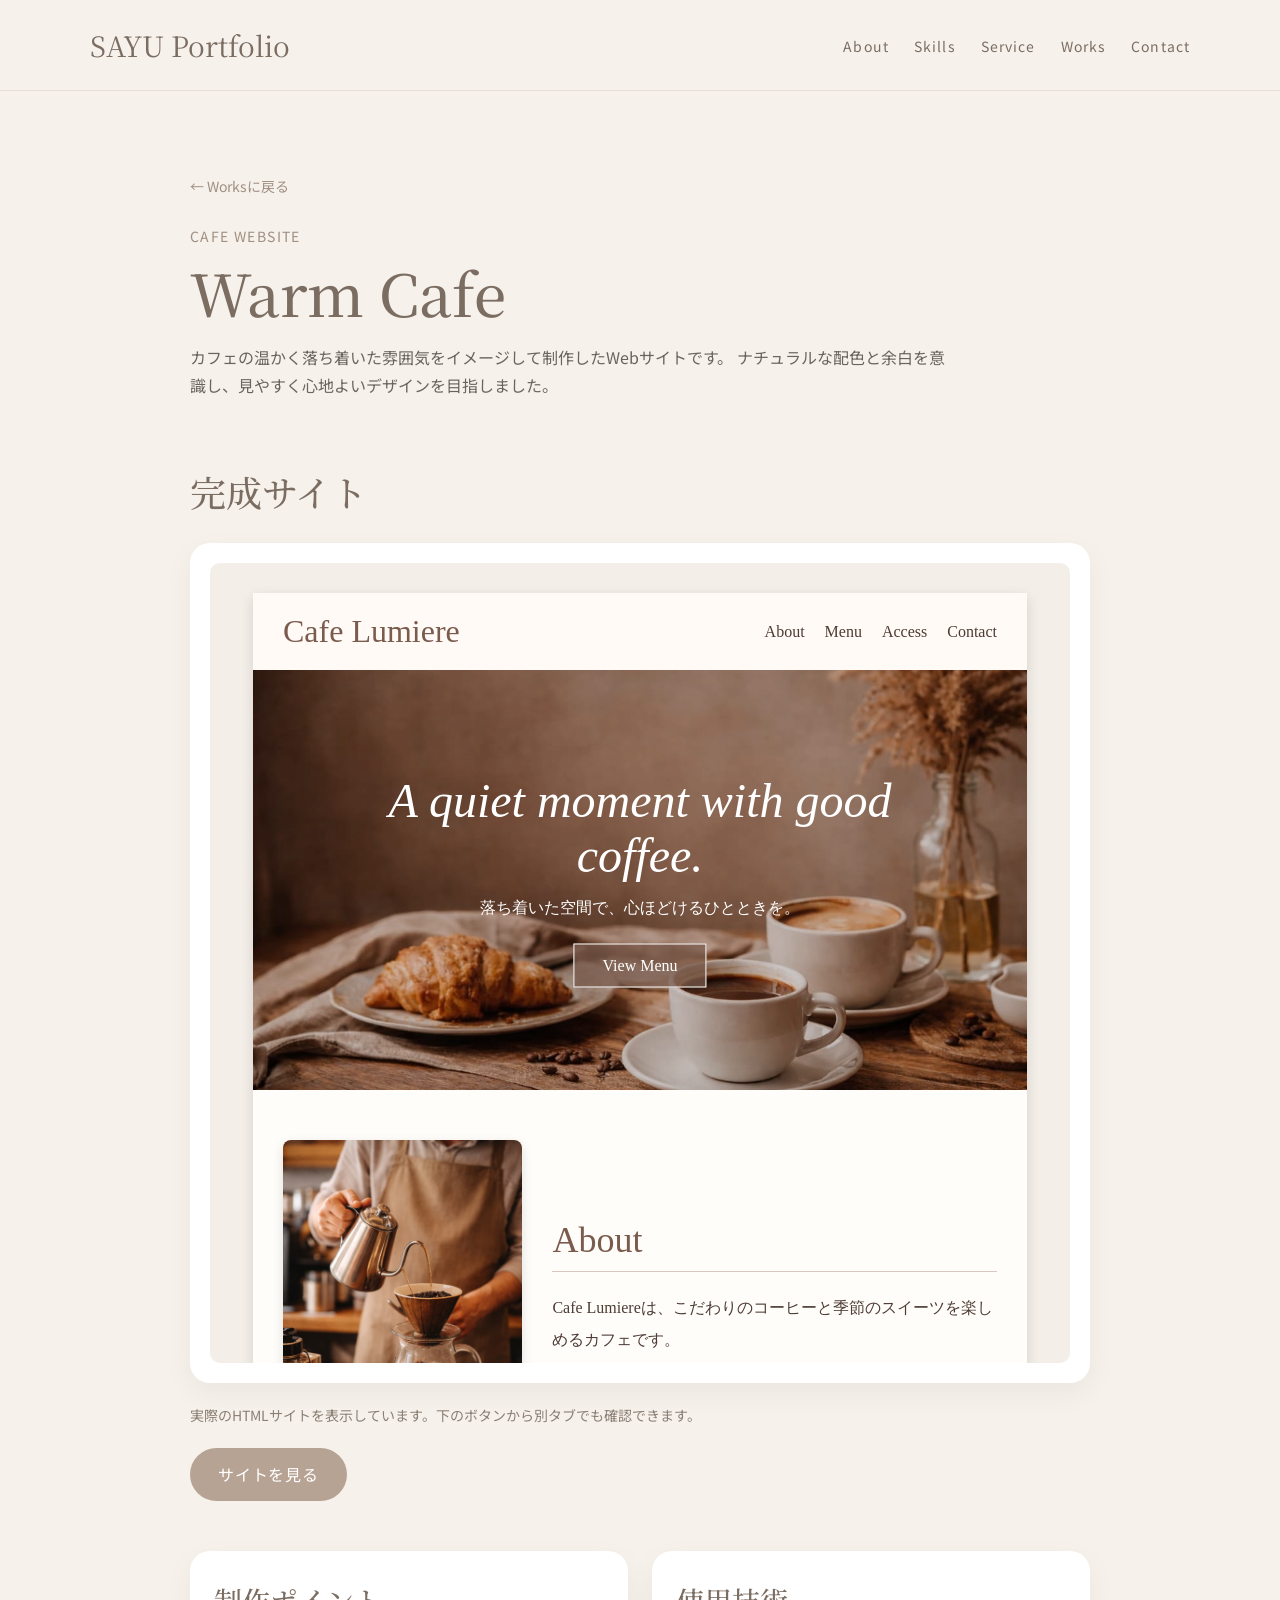
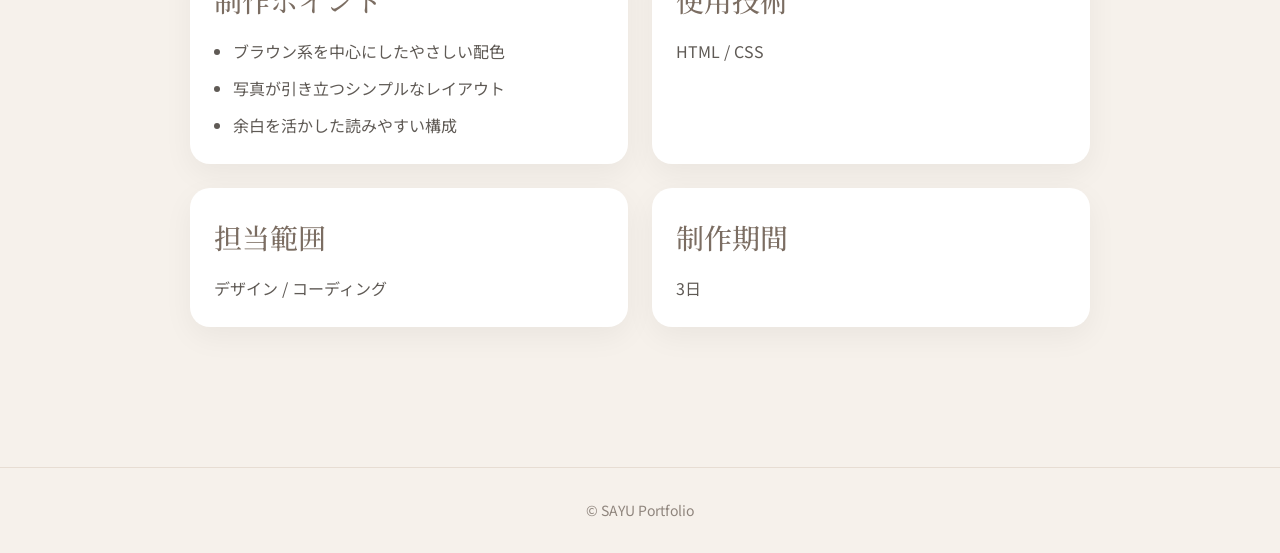
<file: cafe.html>
<!DOCTYPE html>
<html lang="ja">
<head>
  <meta charset="UTF-8">
  <meta name="viewport" content="width=device-width, initial-scale=1.0">
  <title>Warm Cafe | SAYU Portfolio</title>

  <link rel="preconnect" href="https://fonts.googleapis.com">
  <link rel="preconnect" href="https://fonts.gstatic.com" crossorigin>
  <link href="https://fonts.googleapis.com/css2?family=Noto+Serif+JP:wght@400;500;600&family=Noto+Sans+JP:wght@300;400;500&display=swap" rel="stylesheet">

  <link rel="stylesheet" href="style.css">
</head>
<body>
  <header class="header">
    <div class="container header-inner">
      <a href="index.html" class="logo">SAYU Portfolio</a>
      <nav>
        <ul class="nav">
          <li><a href="index.html#about">About</a></li>
          <li><a href="index.html#skills">Skills</a></li>
          <li><a href="index.html#service">Service</a></li>
          <li><a href="index.html#works">Works</a></li>
          <li><a href="index.html#contact">Contact</a></li>
        </ul>
      </nav>
    </div>
  </header>

  <main class="detail-page">
    <section class="detail-hero fade">
      <div class="container detail-container">
        <a href="index.html#works" class="back-link">← Worksに戻る</a>
        <p class="detail-category">Cafe Website</p>
        <h1 class="detail-title">Warm Cafe</h1>
        <p class="detail-lead">
          カフェの温かく落ち着いた雰囲気をイメージして制作したWebサイトです。
          ナチュラルな配色と余白を意識し、見やすく心地よいデザインを目指しました。
        </p>
      </div>
    </section>

    <section class="detail-section fade">
      <div class="container detail-container">

        <div class="detail-block">
          <h2 class="detail-heading">完成サイト</h2>
          <div class="site-preview">
            <iframe src="works/cafe-site/index.html" title="Warm Cafe プレビュー" loading="lazy"></iframe>
          </div>
          <p class="preview-note">
            実際のHTMLサイトを表示しています。下のボタンから別タブでも確認できます。
          </p>
          <a href="works/cafe-site/index.html" target="_blank" rel="noopener" class="button">サイトを見る</a>
        </div>

        <div class="detail-info-grid">
          <div class="detail-card">
            <h2 class="detail-heading-small">制作ポイント</h2>
            <ul class="detail-list">
              <li>ブラウン系を中心にしたやさしい配色</li>
              <li>写真が引き立つシンプルなレイアウト</li>
              <li>余白を活かした読みやすい構成</li>
            </ul>
          </div>

          <div class="detail-card">
            <h2 class="detail-heading-small">使用技術</h2>
            <p>HTML / CSS</p>
          </div>

          <div class="detail-card">
            <h2 class="detail-heading-small">担当範囲</h2>
            <p>デザイン / コーディング</p>
          </div>

          <div class="detail-card">
            <h2 class="detail-heading-small">制作期間</h2>
            <p>3日</p>
          </div>
        </div>

      </div>
    </section>
  </main>

  <footer class="footer">
    <div class="container">
      <p>© SAYU Portfolio</p>
    </div>
  </footer>

  <script src="script.js"></script>
</body>
</html>
</file>
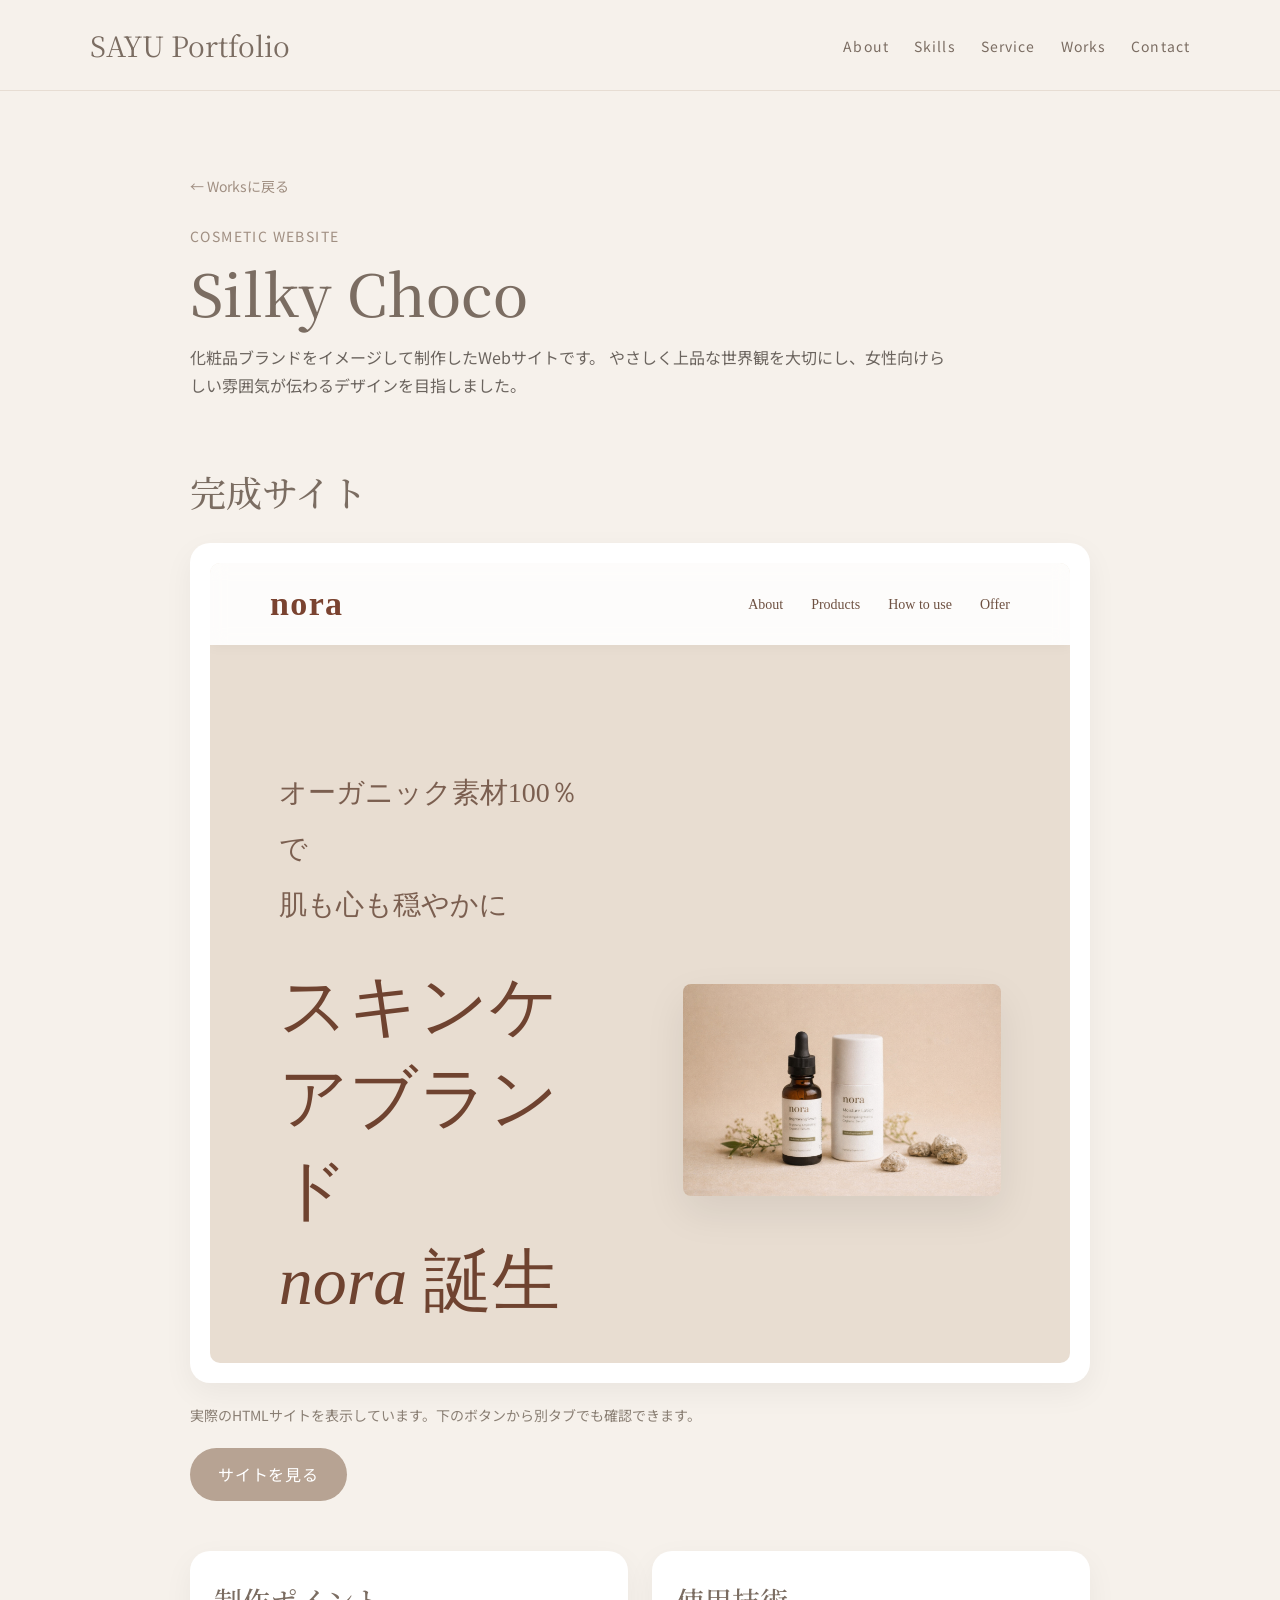
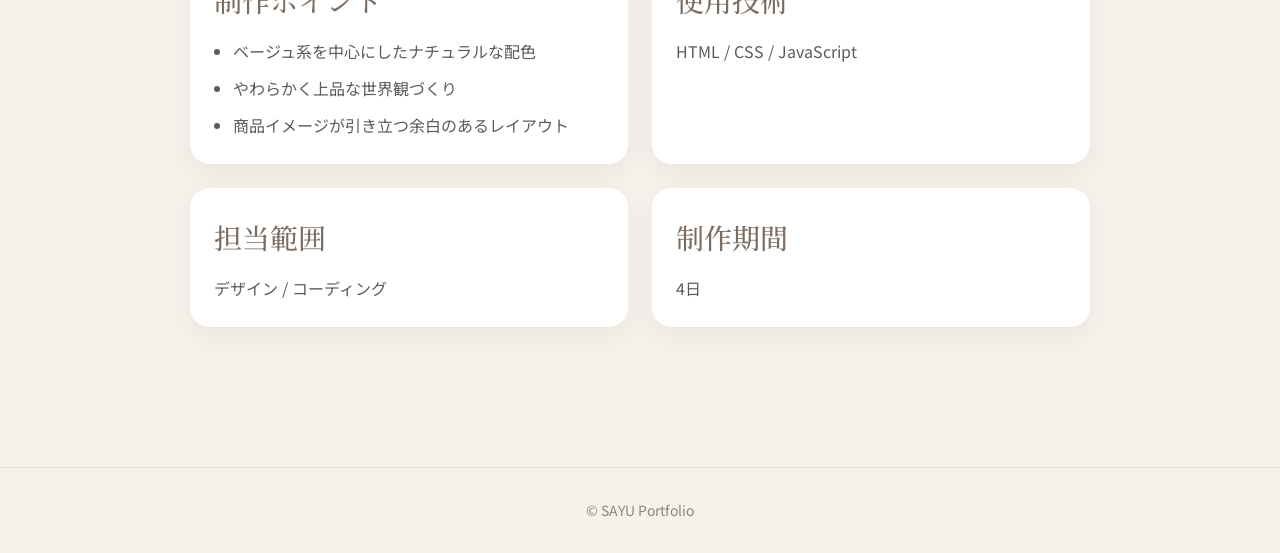
<file: cosmetic.html>
<!DOCTYPE html>
<html lang="ja">
<head>
  <meta charset="UTF-8">
  <meta name="viewport" content="width=device-width, initial-scale=1.0">
  <title>Silky Choco | SAYU Portfolio</title>

  <link rel="preconnect" href="https://fonts.googleapis.com">
  <link rel="preconnect" href="https://fonts.gstatic.com" crossorigin>
  <link href="https://fonts.googleapis.com/css2?family=Noto+Serif+JP:wght@400;500;600&family=Noto+Sans+JP:wght@300;400;500&display=swap" rel="stylesheet">

  <link rel="stylesheet" href="style.css">
</head>
<body>
  <header class="header">
    <div class="container header-inner">
      <a href="index.html" class="logo">SAYU Portfolio</a>
      <nav>
        <ul class="nav">
          <li><a href="index.html#about">About</a></li>
          <li><a href="index.html#skills">Skills</a></li>
          <li><a href="index.html#service">Service</a></li>
          <li><a href="index.html#works">Works</a></li>
          <li><a href="index.html#contact">Contact</a></li>
        </ul>
      </nav>
    </div>
  </header>

  <main class="detail-page">
    <section class="detail-hero fade">
      <div class="container detail-container">
        <a href="index.html#works" class="back-link">← Worksに戻る</a>
        <p class="detail-category">Cosmetic Website</p>
        <h1 class="detail-title">Silky Choco</h1>
        <p class="detail-lead">
          化粧品ブランドをイメージして制作したWebサイトです。
          やさしく上品な世界観を大切にし、女性向けらしい雰囲気が伝わるデザインを目指しました。
        </p>
      </div>
    </section>

    <section class="detail-section fade">
      <div class="container detail-container">

        <div class="detail-block">
          <h2 class="detail-heading">完成サイト</h2>
          <div class="site-preview">
            <iframe src="works/cosmetic-site/index.html" title="Silky Choco プレビュー" loading="lazy"></iframe>
          </div>
          <p class="preview-note">
            実際のHTMLサイトを表示しています。下のボタンから別タブでも確認できます。
          </p>
          <a href="works/cosmetic-site/index.html" target="_blank" rel="noopener" class="button">サイトを見る</a>
        </div>

        <div class="detail-info-grid">
          <div class="detail-card">
            <h2 class="detail-heading-small">制作ポイント</h2>
            <ul class="detail-list">
              <li>ベージュ系を中心にしたナチュラルな配色</li>
              <li>やわらかく上品な世界観づくり</li>
              <li>商品イメージが引き立つ余白のあるレイアウト</li>
            </ul>
          </div>

          <div class="detail-card">
            <h2 class="detail-heading-small">使用技術</h2>
            <p>HTML / CSS / JavaScript</p>
          </div>

          <div class="detail-card">
            <h2 class="detail-heading-small">担当範囲</h2>
            <p>デザイン / コーディング</p>
          </div>

          <div class="detail-card">
            <h2 class="detail-heading-small">制作期間</h2>
            <p>4日</p>
          </div>
        </div>

      </div>
    </section>
  </main>

  <footer class="footer">
    <div class="container">
      <p>© SAYU Portfolio</p>
    </div>
  </footer>

  <script src="script.js"></script>
</body>
</html>
</file>
<file: style.css>
* {
  margin: 0;
  padding: 0;
  box-sizing: border-box;
}

html {
  scroll-behavior: smooth;
}

body {
  font-family: "Noto Sans JP", sans-serif;
  background: #f6f1eb;
  color: #5f5a55;
  line-height: 1.8;
}

img {
  width: 100%;
  display: block;
}

a {
  text-decoration: none;
  color: inherit;
}

ul {
  list-style: none;
}

iframe {
  display: block;
}

.container {
  width: 90%;
  max-width: 1100px;
  margin: 0 auto;
}

.section {
  padding: 100px 0;
}

.soft {
  background: #f2ebe4;
}

.section-title {
  font-family: "Noto Serif JP", serif;
  font-size: 48px;
  text-align: center;
  color: #7b6d62;
  margin-bottom: 50px;
  font-weight: 500;
}

/* header */
.header {
  background: rgba(246, 241, 235, 0.95);
  border-bottom: 1px solid #e7ddd3;
  position: sticky;
  top: 0;
  z-index: 100;
  backdrop-filter: blur(8px);
}

.header-inner {
  display: flex;
  justify-content: space-between;
  align-items: center;
  padding: 20px 0;
}

.logo {
  font-family: "Noto Serif JP", serif;
  font-size: 28px;
  color: #7b6d62;
}

.nav {
  display: flex;
  gap: 25px;
}

.nav a {
  position: relative;
  color: #7b6d62;
  font-size: 14px;
  letter-spacing: 0.08em;
}

.nav a::after {
  content: "";
  position: absolute;
  left: 0;
  bottom: -4px;
  width: 0;
  height: 1px;
  background: #7b6d62;
  transition: 0.3s;
}

.nav a:hover::after {
  width: 100%;
}

/* hero */
.hero {
  height: 100vh;
  background:
    linear-gradient(
      rgba(246, 241, 235, 0.45),
      rgba(246, 241, 235, 0.45)
    ),
    url("images/desk.jpg");
  background-size: cover;
  background-position: center;
  display: flex;
  align-items: center;
  animation: heroZoom 18s ease-in-out infinite alternate;
}

.hero-inner {
  width: 100%;
  margin-left: 8%;
}

.hero-copy {
  max-width: 700px;
  background: none;
  padding: 0;
  border-radius: 0;
}

.hero-label {
  font-family: "Noto Serif JP", serif;
  font-size: 28px;
  color: #8c7b6d;
  letter-spacing: 0.04em;
  margin-bottom: 18px;
}

.hero-title {
  font-family: "Noto Serif JP", serif;
  letter-spacing: 0.05em;
  line-height: : 1.6;
  font-size: 42px;
  line-height: 1.5;
  color: #4f4741;
  font-weight: 500;
  margin-bottom: 18px;
  text-shadow: 0 1px 8px rgba(255, 255, 255, 0.18);
}

.hero-message {
  font-size: 15px;
  line-height: 2;
  color: #6a615a;
  margin-bottom: 26px;
}

.button {
  display: inline-block;
  background: #b7a393;
  color: #ffffff;
  padding: 12px 28px;
  border-radius: 30px;
  transition: 0.3s;
  letter-spacing: 0.05em;
  transition: 0.3s;
}

.button:hover {
  opacity: 0.85;
}

@keyframes heroZoom {
  0% {
    background-size: 100%;
  }
  100% {
    background-size: 110%;
  }
}

@keyframes heroText {
  to {
    opacity: 1;
    transform: translateY(0);
  }
}

/* about */
.about-box {
  display: flex;
  gap: 40px;
  align-items: center;
  background: #ffffff;
  padding: 40px;
  border-radius: 24px;
  box-shadow: 0 10px 30px rgba(0, 0, 0, 0.05);
}

.about-image {
  flex-shrink: 0;
}

.about-image img {
  width: 120px;
  height: 120px;
  object-fit: cover;
  border-radius: 50%;
  box-shadow: 0 10px 30px rgba(0, 0, 0, 0.08);
}

.profile-name {
  font-family: "Noto Serif JP", serif;
  font-size: 34px;
  color: #7b6d62;
  margin-bottom: 4px;
  font-weight: 500;
}

.profile-role {
  color: #a08f82;
  font-size: 14px;
  letter-spacing: 0.08em;
  margin-bottom: 18px;
}

.about-text p + p {
  margin-top: 14px;
}

/* cards */
.card-grid {
  display: grid;
  gap: 25px;
}

.skills-grid {
  grid-template-columns: repeat(4, 1fr);
}

.service-grid {
  grid-template-columns: repeat(3, 1fr);
}

.card {
  background: #ffffff;
  padding: 30px;
  border-radius: 20px;
  box-shadow: 0 10px 30px rgba(0, 0, 0, 0.05);
  transition: 0.3s;
}

.card:hover {
  transform: translateY(-8px);
  box-shadow: 0 20px 40px rgba(0, 0, 0, 0.08);
}

.card h3 {
  font-family: "Noto Serif JP", serif;
  font-size: 30px;
  color: #7b6d62;
  margin-bottom: 10px;
  font-weight: 500;
}

.card p {
  font-size: 14px;
  color: #5f5a55;
}

/* works */
.works-grid {
  display: grid;
  grid-template-columns: repeat(3, 1fr);
  gap: 30px;
}

.work {
  display: block;
  background: #ffffff;
  border-radius: 20px;
  overflow: hidden;
  box-shadow: 0 10px 30px rgba(0, 0, 0, 0.05);
  transition: 0.3s;
}

.work:hover {
  transform: translateY(-8px);
  box-shadow: 0 20px 40px rgba(0, 0, 0, 0.08);
}

.work-frame {
  width: 100%;
  height: 260px;
  overflow: hidden;
  background: #fff;
  border-bottom: 1px solid #f0e7df;
  position: relative;
}

.work-frame iframe {
  width: 1440px;
  height: 900px;
  border: none;
  position: absolute;
  top: 0;
  left: 50%;
  transform: translateX(-50%) scale(0.32);
  transform-origin: top center;
  pointer-events: none;
}

.work-overlay{
  position: absolute;
  inset: 0;
  display: flex;
  align-items: center;
  justify-content: center;
  color: #fff;
  font-size: 20px;
  letter-spacing: 0.06em;
  opacity: 0;
  transition: 0.3s;
  background: rgba(60,52,46,0,12);
}
.work:hover .work-overlay{
  opacity: 1;
}

.work-beauty .work-frame iframe {
  transform: translateX(-47%) scale(0.32);
}

.work-cosmetic .work-frame iframe {
  transform: translateX(-48%) scale(0.32);
}

.work-body {
  padding: 20px;
}

.work h3 {
  margin-bottom: 8px;
  font-family: "Noto Serif JP", serif;
  font-size: 30px;
  color: #7b6d62;
  font-weight: 500;
}

.work-category {
  margin-bottom: 10px;
  font-size: 14px;
  color: #a08f82;
  letter-spacing: 0.05em;
}

.work-description {
  font-size: 14px;
  color: #5f5a55;
  line-height: 1.8;
}

/* contact */
.contact {
  text-align: center;
  background: #ffffff;
  padding: 50px;
  border-radius: 24px;
  box-shadow: 0 10px 30px rgba(0, 0, 0, 0.05);
}

.contact p {
  margin-bottom: 24px;
}

/* footer */
.footer {
  text-align: center;
  padding: 30px 0;
  border-top: 1px solid #e7ddd3;
  color: #8f857d;
  font-size: 14px;
}

/* detail */
.detail-page {
  padding-bottom: 80px;
}

.detail-hero {
  padding: 80px 0 40px;
}

.detail-container {
  max-width: 900px;
}

.back-link {
  display: inline-block;
  margin-bottom: 24px;
  color: #a08f82;
  font-size: 14px;
}

.detail-category {
  color: #a08f82;
  font-size: 14px;
  letter-spacing: 0.1em;
  margin-bottom: 12px;
  text-transform: uppercase;
}

.detail-title {
  font-family: "Noto Serif JP", serif;
  font-size: 58px;
  line-height: 1.1;
  color: #7b6d62;
  margin-bottom: 18px;
  font-weight: 500;
}

.detail-lead {
  max-width: 760px;
  color: #6b645e;
}

.detail-section {
  padding: 20px 0 60px;
}

.detail-block + .detail-block {
  margin-top: 50px;
}

.detail-heading {
  font-family: "Noto Serif JP", serif;
  font-size: 36px;
  color: #7b6d62;
  margin-bottom: 18px;
  font-weight: 500;
}

.detail-heading-small {
  font-family: "Noto Serif JP", serif;
  font-size: 28px;
  color: #7b6d62;
  margin-bottom: 12px;
  font-weight: 500;
}

.site-preview {
  background: #ffffff;
  padding: 20px;
  border-radius: 20px;
  box-shadow: 0 10px 30px rgba(0, 0, 0, 0.05);
  margin-bottom: 20px;
}

.site-preview iframe {
  width: 100%;
  height: 800px;
  border: none;
  border-radius: 10px;
  background: #fff;
}

.preview-note {
  margin: 16px 0 20px;
  font-size: 14px;
  color: #8a7f74;
}

.detail-info-grid {
  display: grid;
  grid-template-columns: repeat(2, 1fr);
  gap: 24px;
  margin-top: 50px;
}

.detail-card {
  background: #ffffff;
  padding: 24px;
  border-radius: 20px;
  box-shadow: 0 10px 30px rgba(0, 0, 0, 0.05);
}

.detail-list {
  list-style: disc;
  padding-left: 1.2em;
}

.detail-list li + li {
  margin-top: 8px;
}

/* fade */
.fade {
  opacity: 0;
  transform: translateY(30px);
  transition: opacity 1s ease, transform 1s ease;
}

.fade.show {
  opacity: 1;
  transform: translateY(0);
}

.fade{
  opacity: 0;
  transform: translateY(30px);
  transition: opacity 0.8s ease, transform 0.8s ease;
}

.fade.show{
  opacity: 1;
  transform: translateY(0);
}


/* responsive */
@media (max-width: 900px) {
  .skills-grid {
    grid-template-columns: repeat(2, 1fr);
  }

  .service-grid,
  .works-grid,
  .detail-info-grid {
    grid-template-columns: 1fr;
  }

  .about-box {
    flex-direction: column;
    text-align: center;
  }
}

@media (max-width: 768px) {
  .header-inner {
    flex-direction: column;
    gap: 14px;
  }

  .nav {
    flex-wrap: wrap;
    justify-content: center;
  }

  .hero {
    padding: 0;
    background-position: center;
  }

  .hero-inner {
    margin-left: 0;
    padding: 0 20px;
  }

  .hero-copy {
    max-width: 100%;
    padding: 28px 24px;
  }

  .hero-title,
  .detail-title {
    font-size: 32px;
  }

  .section {
    padding: 80px 0;
  }

  .section-title {
    font-size: 40px;
  }

  .about-box,
  .contact {
    padding: 30px 20px;
  }

  .skills-grid {
    grid-template-columns: 1fr;
  }

  .about-image img {
    width: 100px;
    height: 100px;
  }

  .site-preview iframe {
    height: 560px;
  }

.work-frame {
  height: 180px;
}

.work-frame iframe {
  transform: translateX(-50%) scale(0.26);
  transform-origin: top center;
}
.work-beauty iframe{
  transform: translateX(-40%) scale(0.26);
}
.work-cosmetic iframe{
  transform: translateX(-38%) scale(0.26);
}
</file>
<file: works/beauty-site/style.css>
body {
  margin: 0;
  background: #f5f3f1;
  color: #4d433d;
  font-family: "Yu Mincho", "Hiragino Mincho ProN", serif;
}

img {
  display: block;
  width: 100%;
}

a {
  text-decoration: none;
  color: inherit;
}

ul {
  list-style: none;
  margin: 0;
  padding: 0;
}

/* header */
header {
  display: flex;
  justify-content: space-between;
  align-items: center;
  padding: 24px 48px;
  background: #ffffff;
}

header h1 {
  margin: 0;
  font-size: 36px;
  font-weight: normal;
}

header h1 span,
footer h2 span {
  font-style: italic;
}

nav ul {
  display: flex;
  gap: 28px;
}

nav a {
  font-size: 16px;
}

/* hero */
.hero {
  height: 600px;
  background-image: url("images/hero.png");
  background-size: cover;
  background-position: center;
  position: relative;
}

.hero::before {
  content: "";
  position: absolute;
  inset: 0;
  background: rgba(20, 20, 20, 0.38);
}

.hero-text {
  position: absolute;
  top: 50%;
  left: 8%;
  transform: translateY(-50%);
  color: #ffffff;
  z-index: 1;
  
}

.hero-text h2 {
  margin: 0 0 16px;
  font-size: 80px;
  font-weight: normal;
  font-style: italic;
  line-height: 1.5;
}

.hero-text p {
  margin: 0 0 24px;
  font-size: 30px;
  margin-top: 20px;
  letter-spacing: 0.05px;
}

.btn {
  display: inline-block;
  padding: 12px 28px;
  border: 1px solid #ffffff;
  color: #ffffff;
  background: rgba(255, 255, 255, 0.08);
}

/* common section */
section {
  padding: 80px 8%;
}

.section-title {
  text-align: center;
  font-size: 42px;
  font-weight: normal;
  margin: 0 0 48px;
  color: #6c615b;
  position: relative;
}

.section-title::before,
.section-title::after {
  content: "";
  position: absolute;
  top: 50%;
  width: 30%;
  height: 1px;
  background: #d9d1cb;
}

.section-title::before {
  left: 0;
}

.section-title::after {
  right: 0;
}

/* about */
.about-box {
  display: flex;
  align-items: center;
  gap: 60px;
  max-width: 1100px;
  margin:0 auto;
}

.about-box img {
  width: 420px;
  border-radius: 8px;
  box-shadow: 0 8px 20px rgba(0, 0, 0, 0.15);
}

.about-text {
  max-width: 600px;
}

.about-text p {
  margin: 0;
  font-size: 22px;
  line-height: 2.22;
  letter-spacing: 0.05em;
  color: #5f5550;
  max-width: 600px;
}

/* menu */
.menu-list {
  max-width: 900px;
  margin: 0 auto;
}

.menu-item {
  display: flex;
  justify-content: space-between;
  padding: 20px 0;
  border-bottom: 1px solid #d9d1cb;
  font-size: 30px;
}

/* style */
.style-grid {
  display: grid;
  grid-template-columns: repeat(3, 1fr);
  gap: 28px;
  max-width: 900px;
  margin: 0 auto;
}

.style-card {
  transition: 0.3s;
}  
.style-card:hover{
    transform:translateY(-6px);
}
.style-card img {
  width: 100%;
  aspect-ratio: 4 / 5;
  object-fit: cover;
  border-radius: 8px;
  box-shadow: 0 10px 24px rgba(0, 0, 0, 0.14);
  transition: 0.3s;
}

.style-card img:hover {
  transform: scale(1.03);
}

.style-card p {
  margin: 14px 0 0;
  font-size: 18px;
  color: #6b5f57;
}

/* staff */
.staff-grid {
  display: flex;
  justify-content: center;
  gap: 48px;
}

.staff-card {
  width: 280px;
  text-align: center;
}

.staff-card img {
  width: 100%;
  aspect-ratio: 3 / 4;
  object-fit: cover;
  border-radius: 10px;
  box-shadow: 0 8px 20px rgba(0, 0, 0, 0.12);
}

.staff-card h3 {
  margin: 16px 0 8px;
  font-size: 28px;
  font-weight: normal;
}

.staff-card p {
  margin: 0;
  font-size: 18px;
  color: #84786f;
}

/* access */
.access-box {
  display: flex;
  align-items: center;
  gap: 40px;
}

.access-box img {
  width: 50%;
  border-radius: 8px;
  box-shadow: 0 6px 18px rgba(0, 0, 0, 0.12);
}

.access-text {
  width: 50%;
}

.access-text p {
  margin: 0 0 16px;
  font-size: 22px;
  line-height: 1.8;
}

/* footer */
footer {
  background: #3b322d;
  color: #ffffff;
  text-align: center;
  padding: 48px 20px;
}

footer h2 {
  margin: 0 0 12px;
  font-size: 36px;
  font-weight: normal;
}

footer p {
  margin: 0;
  font-size: 16px;
  letter-spacing: 0.05em;
}

/* responsive */
@media (max-width: 768px) {
  header,
  .about-box,
  .staff-grid,
  .access-box {
    flex-direction: column;
  }

  header {
    gap: 16px;
    padding: 20px;
  }

  nav ul {
    flex-wrap: wrap;
    justify-content: center;
    gap: 16px;
  }

  .hero {
    height: 380px;
  }

  .hero-text h2 {
    font-size: 38px;
  }

  .hero-text p {
    font-size: 16px;
  }

  section {
    padding: 56px 24px;
  }

  .section-title {
    font-size: 32px;
  }

  .section-title::before,
  .section-title::after {
    display: none;
  }

  .about-box img,
  .about-text,
  .access-box img,
  .access-text {
    width: 100%;
  }

  .style-grid {
    grid-template-columns: 1fr;
  }

  .staff-card {
    width: 100%;
    max-width: 320px;
  }

  .menu-item {
    font-size: 22px;
  }

  .access-text p {
    font-size: 18px;
  }
}
</file>
<file: works/cafe-site/style.css>
body {
  margin: 0;
  background-color: #f3eee8;
  color: #4d3b34;
  font-family: "Yu Mincho", "Hiragino Mincho ProN", serif;
}

img {
  width: 100%;
  display: block;
}

a {
  text-decoration: none;
  color: inherit;
}

ul {
  margin: 0;
  padding: 0;
  list-style: none;
}

.container {
  width: 90%;
  max-width: 1000px;
  margin: 30px auto;
  background-color: #fffdf9;
  box-shadow: 0 4px 12px rgba(0, 0, 0, 0.12);
}

.header {
  display: flex;
  justify-content: space-between;
  align-items: center;
  padding: 20px 30px;
  background-color: #fffaf5;
}

.header h1 {
  margin: 0;
  font-size: 32px;
  color: #7a5b4d;
  font-weight: normal;
}

.nav {
  display: flex;
  gap: 20px;
}

.nav a {
  font-size: 16px;
}

.mainvisual {
  height: 420px;
  background-image: url("images/hero.png");
  background-size: cover;
  background-position: center;
  position: relative;
}

.mainvisual::before {
  content: "";
  position: absolute;
  top: 0;
  left: 0;
  width: 100%;
  height: 100%;
  background-color: rgba(0, 0, 0, 0.18);
}

.main-text {
  position: absolute;
  top: 50%;
  left: 50%;
  transform: translate(-50%, -50%);
  text-align: center;
  color: white;
  width: 80%;
  z-index: 1;
}

.main-text h2 {
  margin: 0 0 15px 0;
  font-size: 48px;
  font-weight: normal;
  font-style: italic;
}

.main-text p {
  margin: 0 0 25px 0;
  font-size: 16px;
}

.btn {
  display: inline-block;
  padding: 12px 28px;
  border: 1px solid white;
  background-color: rgba(122, 91, 77, 0.75);
  color: white;
}

.about {
  display: flex;
  justify-content: space-between;
  align-items: center;
  padding: 50px 30px;
  gap: 30px;
}

.about-image {
  width: 35%;
}

.about-image img {
  border-radius: 8px;
  box-shadow: 0 4px 12px rgba(0, 0, 0, 0.12);
}

.about-text {
  width: 65%;
}

.about-text h2 {
  margin: 0 0 20px 0;
  font-size: 36px;
  font-weight: normal;
  color: #7a5b4d;
  border-bottom: 1px solid #d8c8bd;
  padding-bottom: 10px;
}

.about-text p {
  margin: 0;
  line-height: 2;
  font-size: 16px;
}

.menu {
  padding: 50px 30px;
  background-color: #f8f3ee;
  text-align: center;
}

.menu h2 {
  margin: 0 0 35px 0;
  font-size: 38px;
  font-weight: normal;
  color: #7a5b4d;
}

.menu-list {
  display: flex;
  justify-content: space-between;
  gap: 20px;
}

.item {
  width: 30%;
  transition: 0.3s;
  overflow: hidden;
  border-radius: 8px;
}

.item:hover {
  transform: translateY(-5px);
  box-shadow: 0 12px 30px rgba(0, 0, 0, 0.2);
}

.item img {
  width: 100%;
  border-radius: 8px;
  box-shadow: 0 8px 20px rgba(0, 0, 0, 0.15);
  transition: 0.3s;
}

.item:hover img{
    transform: scale(1.05);
}

.item h3 {
  margin: 15px 0 10px 0;
  font-size: 28px;
  font-weight: normal;
  color: #5d4438;
}

.item p {
  margin: 0;
  font-size: 15px;
  line-height: 1.8;
}

.access {
  display: flex;
  justify-content: space-between;
  align-items: center;
  padding: 50px 30px;
  gap: 30px;
}

.access-image {
  width: 45%;
}

.access-image img {
  border-radius: 8px;
  box-shadow: 0 4px 12px rgba(0, 0, 0, 0.12);
}

.access-text {
  width: 55%;
}

.access-text h2 {
  margin: 0 0 20px 0;
  font-size: 36px;
  font-weight: normal;
  color: #7a5b4d;
  border-bottom: 1px solid #d8c8bd;
  padding-bottom: 10px;
}

.access-text p {
  margin: 0 0 10px 0;
  font-size: 16px;
  line-height: 1.8;
}

.footer {
  background-color: #7a5b4d;
  color: white;
  text-align: center;
  padding: 25px 20px;
}

.footer-logo {
  margin: 0 0 10px 0;
  font-size: 30px;
  font-weight: normal;
  font-style: italic;
}

.footer-link {
  margin: 0;
}

.footer a {
  color: white;
}

@media (max-width: 768px) {
  .header,
  .about,
  .menu-list,
  .access {
    flex-direction: column;
  }

  .header {
    gap: 15px;
  }

  .about-image,
  .about-text,
  .item,
  .access-image,
  .access-text {
    width: 100%;
  }

  .mainvisual {
    height: 300px;
  }

  .main-text h2 {
    font-size: 28px;
  }

  .nav {
    flex-wrap: wrap;
    justify-content: center;
  }
}
</file>
<file: works/cosmetic-site/style.css>
body {
  margin: 0;
  font-family: "Yu Mincho", "Hiragino Mincho ProN", serif;
  background: #f7f2eb;
  color: #5b4335;
}

img {
  width: 100%;
  display: block;
}

a {
  text-decoration: none;
  color: inherit;
}

ul {
  list-style: none;
  margin: 0;
  padding: 0;
}

/* =========================
   header
========================= */

.header {
  display: flex;
  justify-content: space-between;
  align-items: center;
  padding: 22px 60px;
  background: rgba(255, 255, 255, 0.78);
  backdrop-filter: blur(8px);
  position: sticky;
  top: 0;
  z-index: 10;
  box-shadow: 0 2px 12px rgba(0, 0, 0, 0.04);
}

.logo {
  margin: 0;
  font-size: 34px;
  font-weight: bold;
  letter-spacing: 0.04em;
  color: #7a4330;
}

.nav ul {
  display: flex;
  gap: 28px;
}

.nav a {
  font-size: 14px;
  color: #6e5142;
  transition: 0.3s;
}

.nav a:hover {
  opacity: 0.7;
}

/* =========================
   hero
========================= */

.hero {
  background: #e8ddd1;
  padding: 120px 8%;
}

.hero-inner {
  display: flex;
  justify-content: space-between;
  align-items: center;
  gap: 50px;
}

.hero-text {
  width: 42%;
}

.hero-copy {
  margin: 0 0 28px;
  font-size: 28px;
  line-height: 2;
  color: #7b5f50;
}

.hero-text h2 {
  margin: 0 0 36px;
  font-size: 68px;
  line-height: 1.35;
  font-weight: normal;
  color: #6f4330;
}

.hero-text h2 span {
  font-style: italic;
}

.hero-image {
  width: 44%;
}

.hero-image img {
  border-radius: 8px;
  box-shadow: 0 16px 40px rgba(0, 0, 0, 0.08);
}

/* =========================
   button
========================= */

.btn {
  display: inline-block;
  padding: 14px 34px;
  border: 1px solid #7b5f50;
  color: #7b5f50;
  background: transparent;
  transition: 0.3s;
  border-radius: 999px;
  width: fit-content;
  margin: 0 auto;
}

.btn:hover {
  background: #7b5f50;
  color: #ffffff;
}

.dark-btn {
  background: #7a4330;
  color: #ffffff;
  border: 1px solid #7a4330;
}

.dark-btn:hover {
  background: #5f3324;
}

/* =========================
   common
========================= */

.section {
  padding: 120px 8%;
}

.section-title {
  margin: 0;
  text-align: center;
  font-size: 56px;
  font-weight: normal;
  color: #7a4330;
}

.section-sub {
  margin: 14px 0 64px;
  text-align: center;
  font-size: 14px;
  letter-spacing: 0.1em;
  color: #a07d69;
}

/* =========================
   about
========================= */

.about-grid {
  display: grid;
  grid-template-columns: 1fr 1.2fr 1fr;
  gap: 36px;
  align-items: center;
  margin-top: 40px;
  background: rgba(255, 255, 255, 0.45);
  border-radius: 12px;
  padding: 40px;
}

.about-image img {
  border-radius: 8px;
  box-shadow: 0 10px 24px rgba(0, 0, 0, 0.08);
}

.about-text p {
  margin: 0 0 24px;
  font-size: 17px;
  line-height: 2.2;
  color: #6b5348;
}

.about-text p:last-child {
  margin-bottom: 0;
}

/* =========================
   products
========================= */

.products-list {
  display: flex;
  flex-direction: column;
  gap: 70px;
  margin-top: 40px;
}

.product-item {
  display: flex;
  justify-content: space-between;
  align-items: center;
  gap: 50px;
}

.product-item.reverse {
  flex-direction: row-reverse;
}

.product-text,
.product-image {
  width: 48%;
}

.product-image img {
  border-radius: 8px;
  box-shadow: 0 10px 24px rgba(0, 0, 0, 0.08);
}

.tag {
  display: inline-block;
  margin-bottom: 16px;
  padding: 4px 10px;
  border: 1px solid #cdbcae;
  font-size: 12px;
  color: #9f7d68;
}

.product-text h3 {
  margin: 0 0 16px;
  font-size: 30px;
  font-weight: normal;
}

.product-text p {
  margin: 0 0 16px;
  line-height: 2;
}

.price {
  font-size: 20px;
  color: #7a4330;
}

/* =========================
   how to
========================= */

.step-grid {
  display: grid;
  grid-template-columns: repeat(3, 1fr);
  gap: 28px;
  margin-top: 40px;
}

.step-card {
  background: #dfd0c2;
  padding: 24px;
  text-align: center;
  border-radius: 10px;
}

.step-card img {
  border-radius: 8px;
  box-shadow: 0 10px 24px rgba(0, 0, 0, 0.08);
}

.step-number {
  display: block;
  margin-bottom: 12px;
  font-size: 22px;
  color: #c0a490;
}

.step-card h3 {
  margin: 16px 0 12px;
  font-size: 24px;
  font-weight: normal;
}

.step-card p {
  margin: 0;
  font-size: 14px;
  line-height: 1.9;
}

/* =========================
   offer
========================= */

.offer-box {
  display: flex;
  align-items: center;
  gap: 50px;
  margin-top: 40px;
  background: #efe2d6;
  padding: 48px;
  border-radius: 12px;
  align-items:center;
}

.offer-image,
.offer-text {
  width: 50%;
  display: flex;
    flex-direction: column;
   justify-content: fcenter;
   max-width: 520px;
}

.offer-image img {
  border-radius: 8px;
  box-shadow: 0 10px 24px rgba(0, 0, 0, 0.08);
}

.offer-label {
  margin: 0 0 12px;
  font-size: 14px;
  color: #9a7260;
}

.offer-text h3 {
  margin: 0 0 20px;
  font-size: 38px;
  font-weight: normal;
}

.offer-text p {
  line-height: 2;
}

.offer-price {
  display: flex;
  align-items: flex-end;
  gap: 20px;
  margin: 24px 0;
}

.old-price {
  font-size: 22px;
  color: #9d8a80;
  text-decoration: line-through;
}

.new-price {
  font-size: 48px;
  color: #c6452e;
}

/* =========================
   footer
========================= */

.footer {
  background: #ddcfc2;
  text-align: center;
  padding: 60px 20px;
}

.footer-logo {
  margin: 0 0 14px;
  font-size: 42px;
  font-weight: bold;
  color: #ffffff;
}

.footer-nav {
  margin: 0 0 8px;
  font-size: 14px;
  line-height: 2;
  color: #8a6b5d;
}

.copyright {
  margin: 0;
  font-size: 14px;
  line-height: 2;
  color: #8a6b5d;
}

/* =========================
   responsive
========================= */

@media (max-width: 768px) {
  .header,
  .hero-inner,
  .product-item,
  .product-item.reverse,
  .offer-box {
    flex-direction: column;
  }

  .header {
    padding: 20px;
    gap: 16px;
  }

  .nav ul {
    flex-wrap: wrap;
    justify-content: center;
    gap: 16px;
  }

  .hero {
    padding: 80px 24px;
  }

  .hero-text,
  .hero-image,
  .product-text,
  .product-image,
  .offer-image,
  .offer-text {
    width: 100%;
  }

  .hero-copy {
    font-size: 18px;
  }

  .hero-text h2 {
    font-size: 38px;
  }

  .section {
    padding: 80px 24px;
  }

  .section-title {
    font-size: 34px;
  }

  .section-sub {
    margin: 12px 0 40px;
  }

  .about-grid,
  .step-grid {
    grid-template-columns: 1fr;
  }

  .about-grid {
    padding: 24px;
  }

  .offer-box {
    padding: 24px;
  }

  .new-price {
    font-size: 36px;
  }
}
</file>
